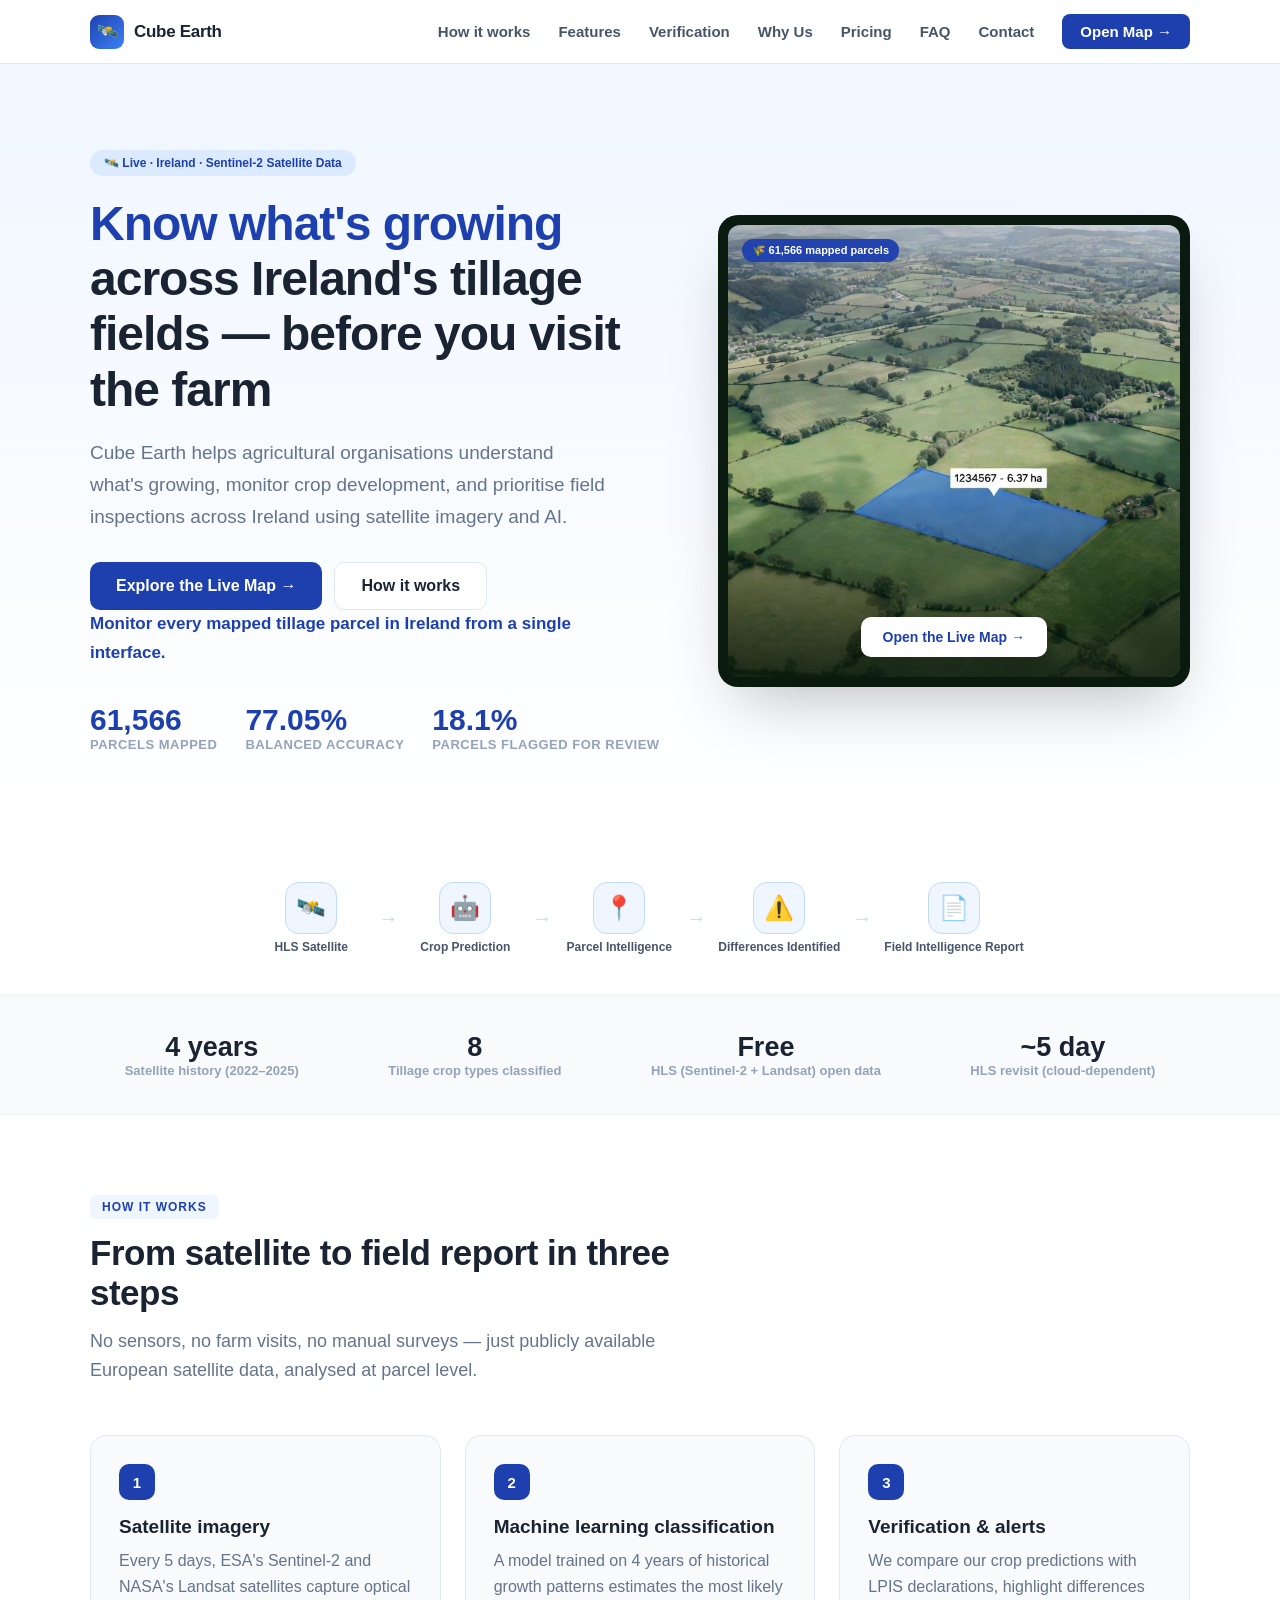
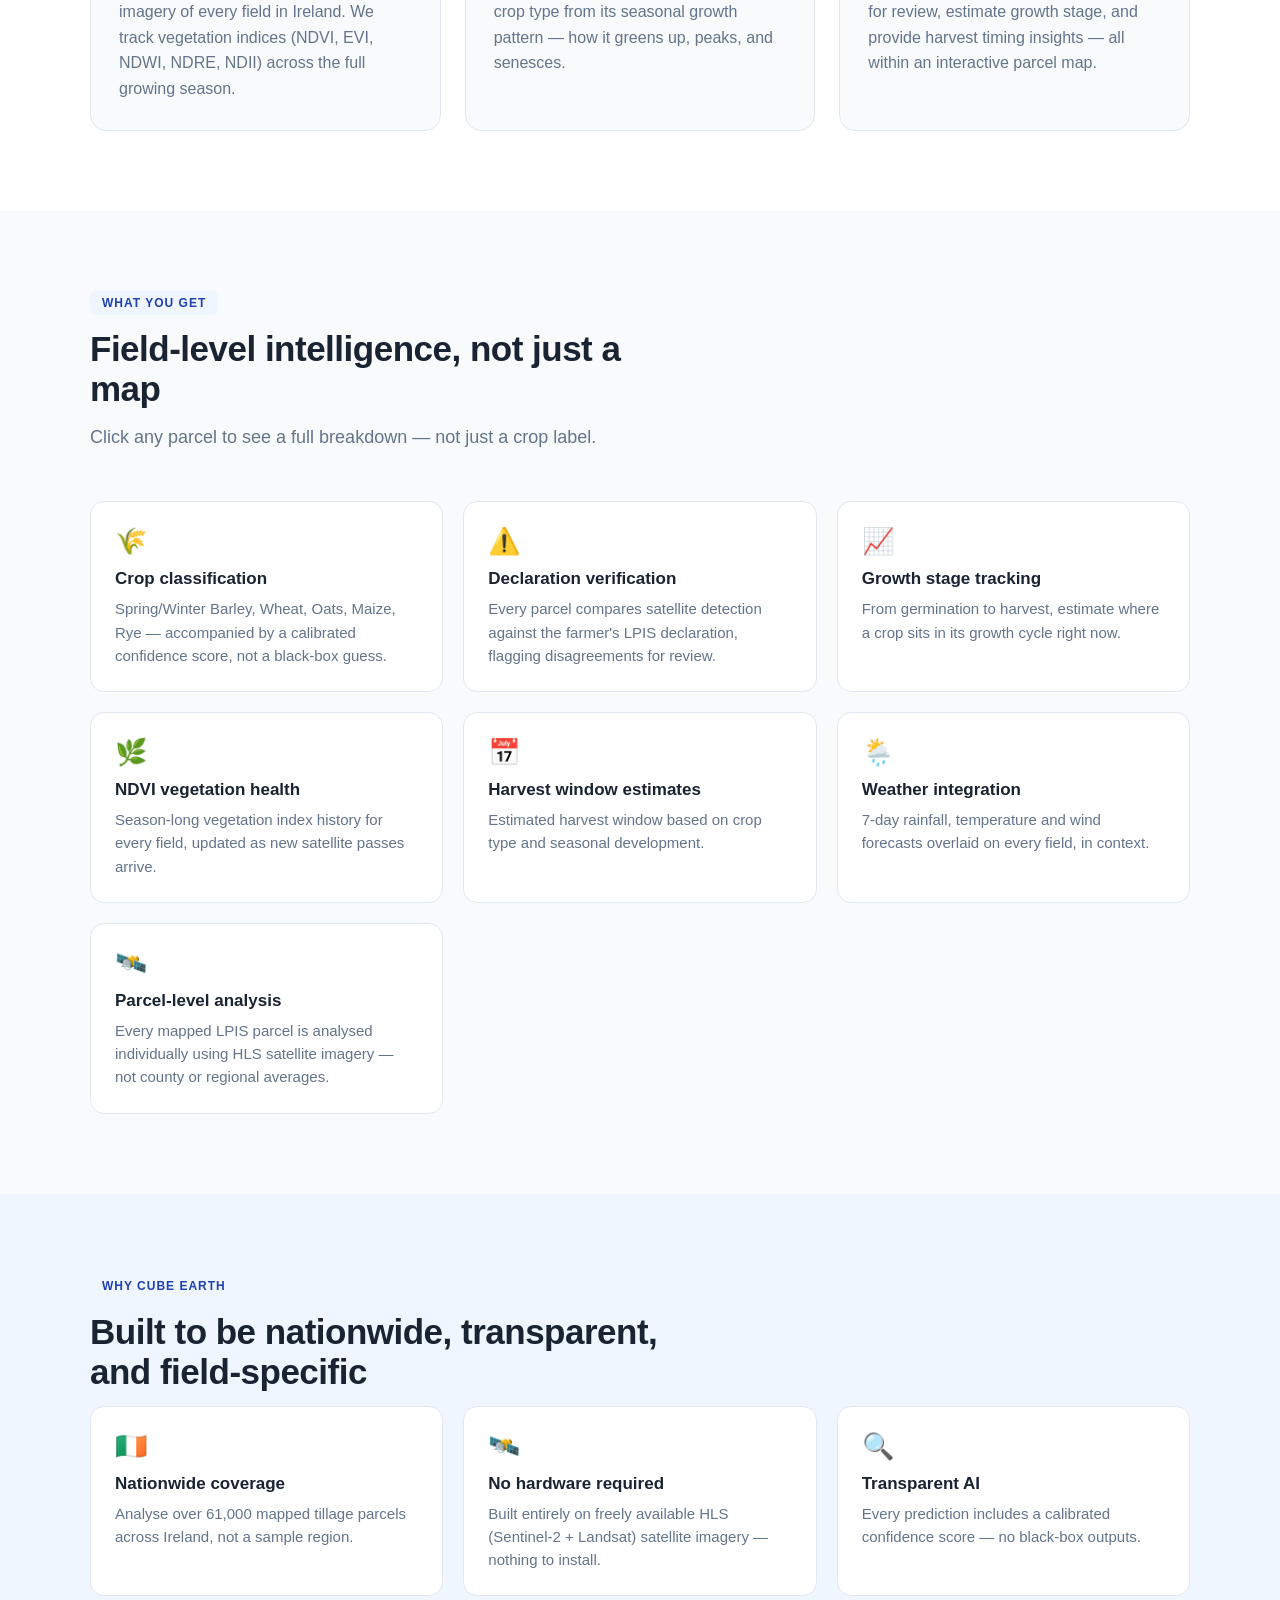
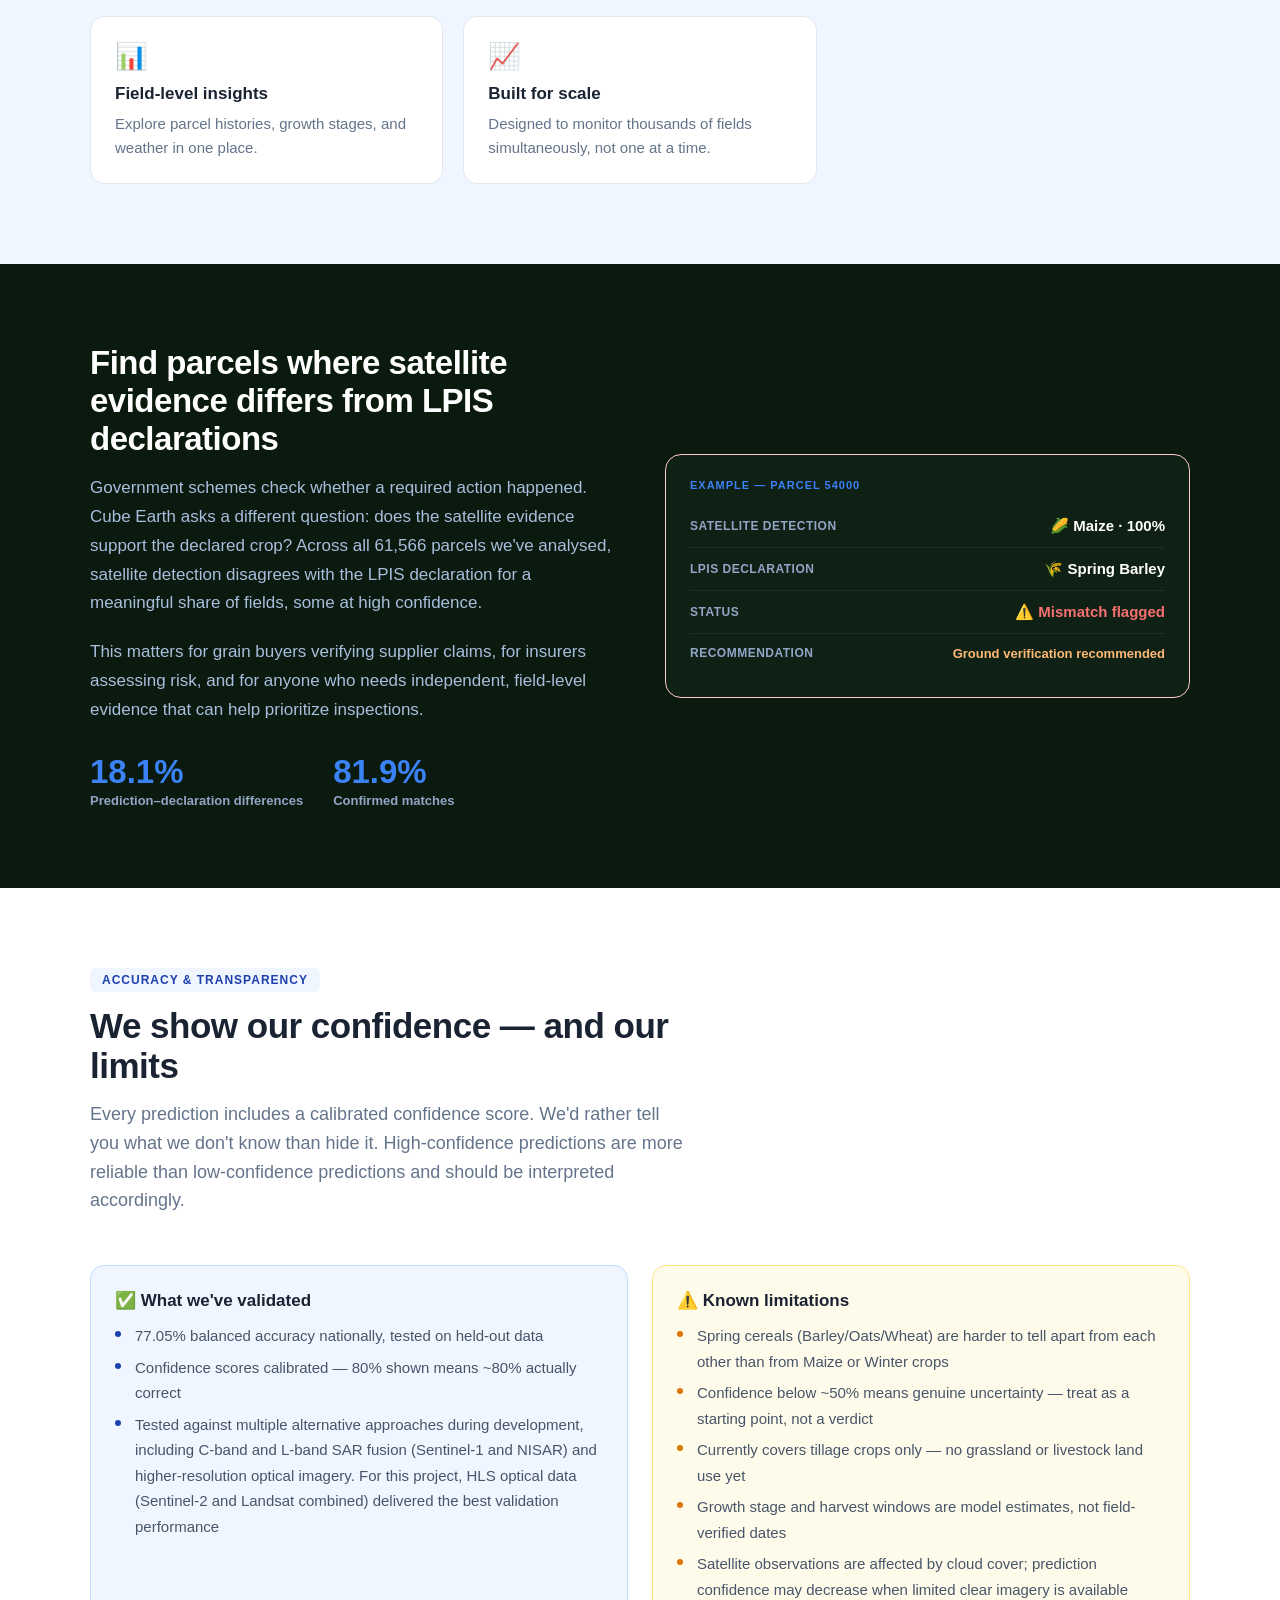
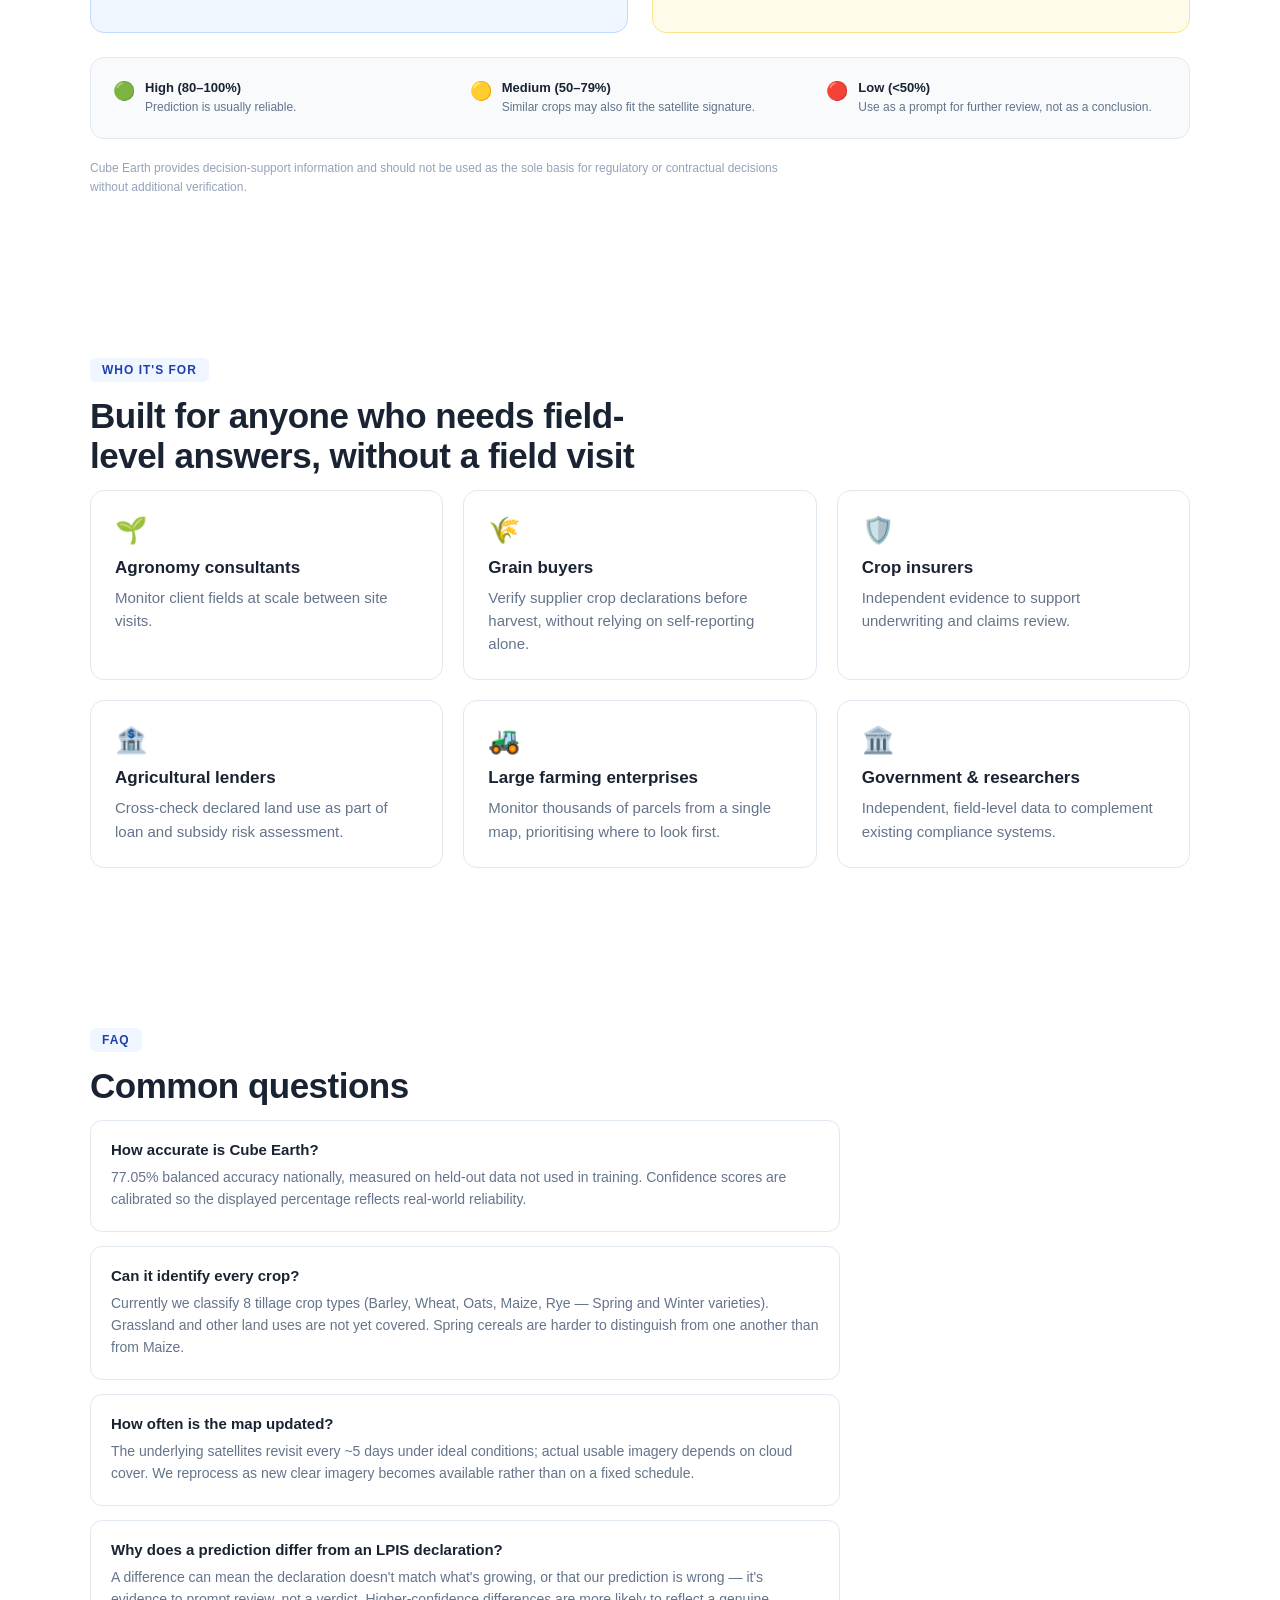
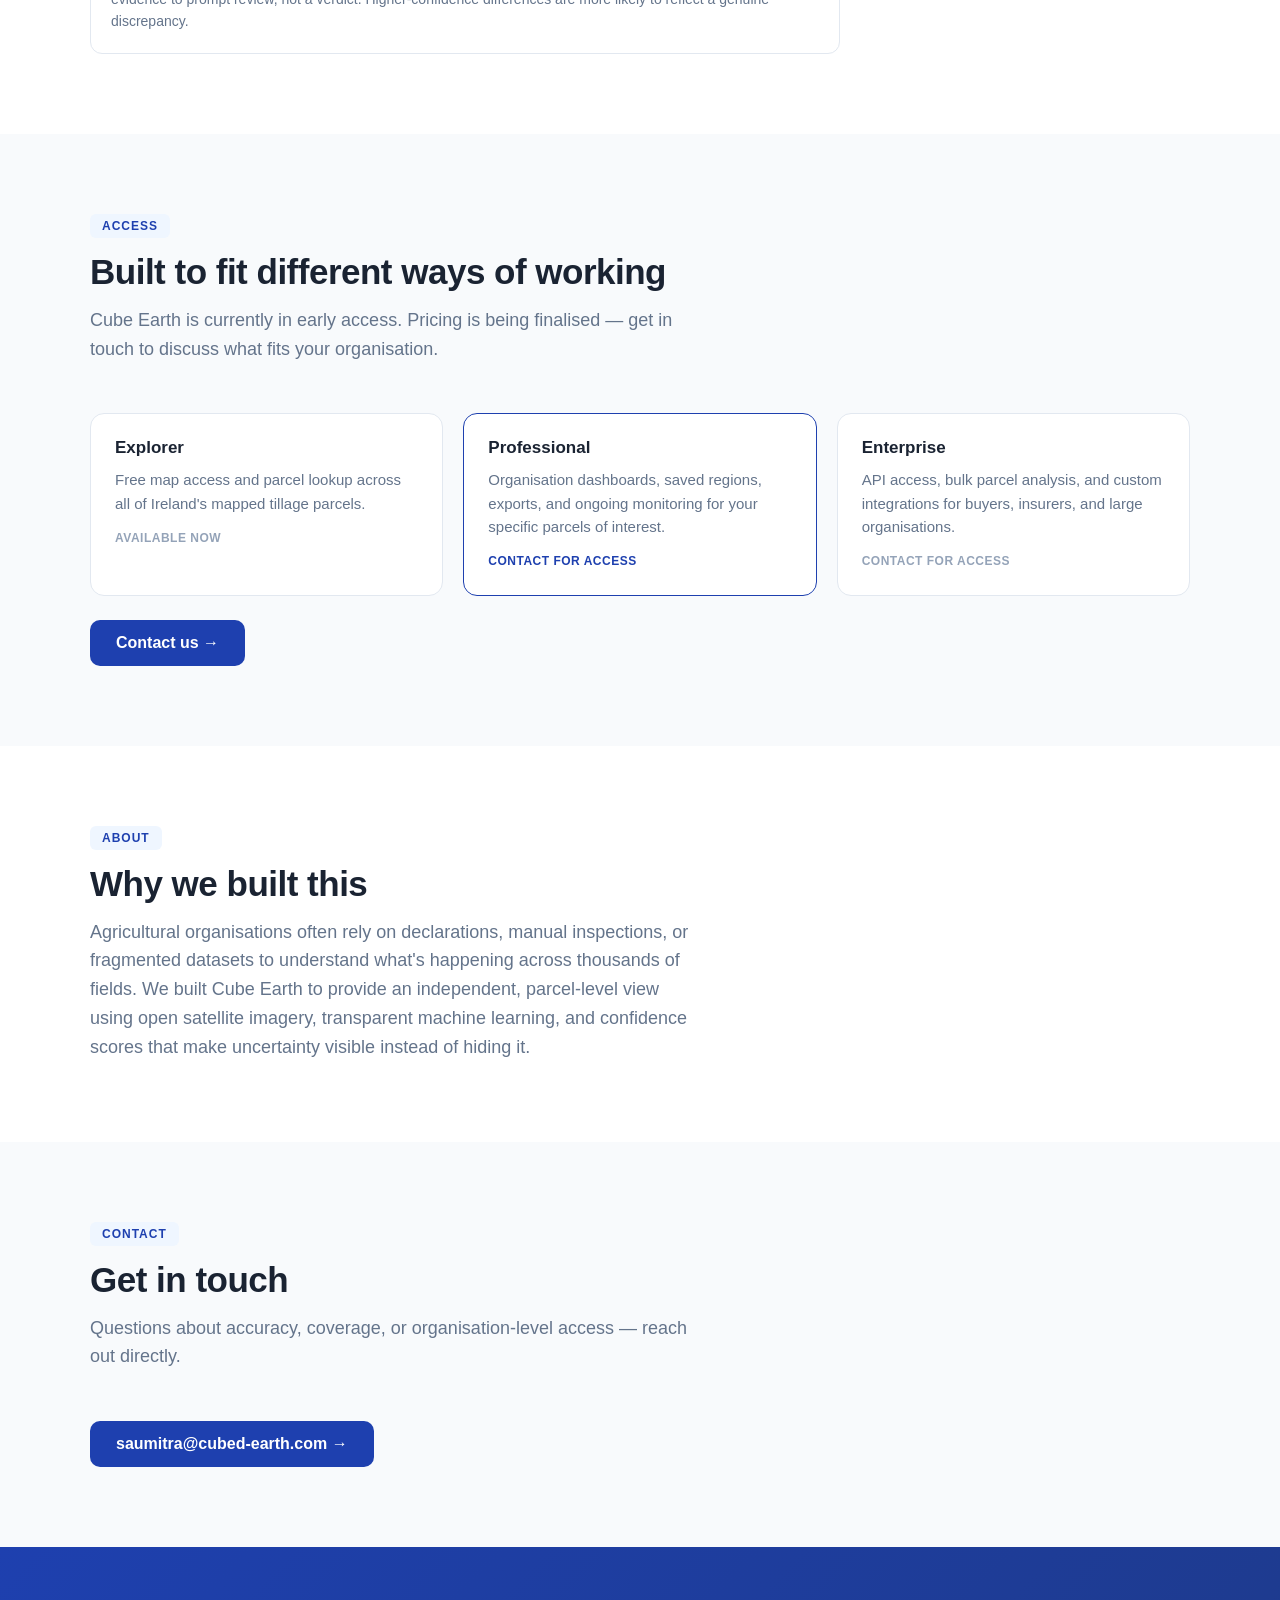
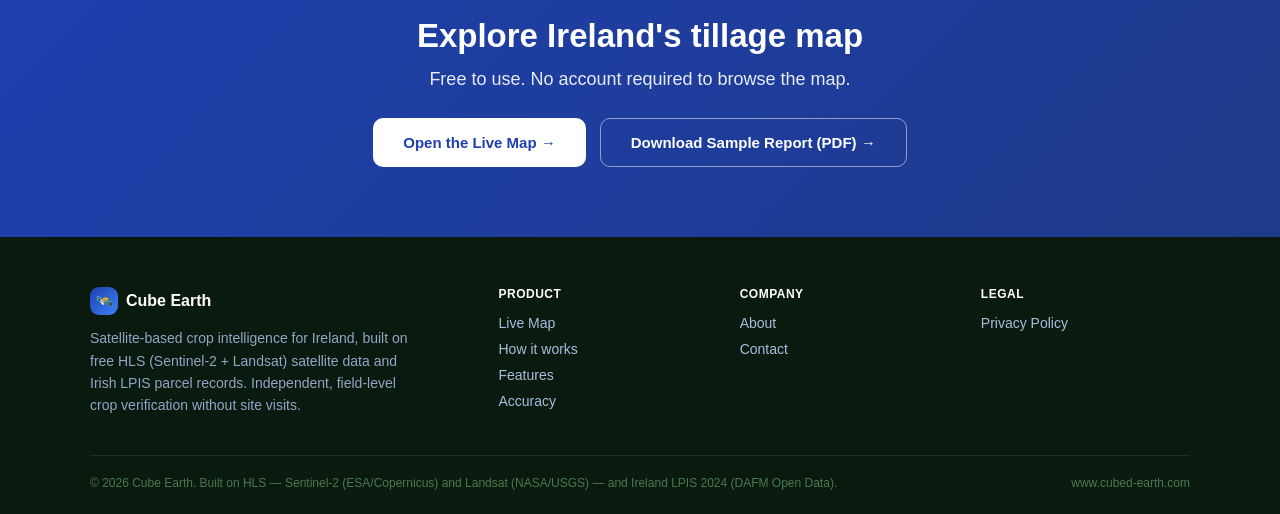
<file: index.html>
<!DOCTYPE html>
<html lang="en">
<head>
<meta charset="UTF-8">
<meta name="viewport" content="width=device-width, initial-scale=1.0">
<title>Cube Earth — Satellite Crop Intelligence for Ireland</title>
<link rel="stylesheet" href="assets/css/style.css">
</head>
<body>

<nav id="nav">
  <div id="nav-inner">
    <div id="logo">
      <div id="logo-icon">🛰️</div>
      <div id="logo-text">Cube Earth</div>
    </div>
    <div id="nav-links">
      <a class="nav-link" href="#how">How it works</a>
      <a class="nav-link" href="#features">Features</a>
      <a class="nav-link" href="#mismatch">Verification</a>
      <a class="nav-link" href="#why">Why Us</a>
      <a class="nav-link" href="#pricing">Pricing</a>
      <a class="nav-link" href="#faq">FAQ</a>
      <a class="nav-link" href="#contact">Contact</a>
      <a id="nav-cta" href="cube-earth-live.html">Open Map →</a>
    </div>
  </div>
</nav>

<section id="hero">
  <div id="hero-inner">
    <div>
      <div id="hero-badge">🛰️ Live · Ireland · Sentinel-2 Satellite Data</div>
      <h1><span>Know what's growing</span> across Ireland's tillage fields — before you visit the farm</h1>
      <p>Cube Earth helps agricultural organisations understand what's growing, monitor crop development, and prioritise field inspections across Ireland using satellite imagery and AI.</p>
      <div class="hero-btns">
        <a class="btn-primary" href="cube-earth-live.html">Explore the Live Map →</a>
        <a class="btn-secondary" href="#how">How it works</a>
      </div>
      <p style="font-size:17px;font-weight:700;color:#1E40AF;margin-bottom:20px">Monitor every mapped tillage parcel in Ireland from a single interface.</p>
      <div id="hero-stats">
        <div><div class="hstat-num">61,566</div><div class="hstat-label">Parcels mapped</div></div>
        <div><div class="hstat-num">77.05%</div><div class="hstat-label">Balanced accuracy</div></div>
        <div><div class="hstat-num">18.1%</div><div class="hstat-label">Parcels flagged for review</div></div>
      </div>
    </div>
    <div id="hero-visual">
      <div id="hero-map-live">
        <div id="hero-live-badge">🌾 61,566 mapped parcels</div>
        <img src="assets/images/hero-map.jpg" alt="Cube Earth tillage field parcels" style="width:100%;height:100%;object-fit:cover;display:block">
        <div id="hero-live-overlay" onclick="window.location.href='cube-earth-live.html'">
          <div id="hero-live-cta">Open the Live Map →</div>
        </div>
      </div>
    </div>
  </div>
</section>

<section id="workflow">
  <div id="workflow-inner">
    <div class="wf-step"><div class="wf-icon">🛰️</div><div class="wf-label">HLS Satellite</div></div>
    <div class="wf-arrow">→</div>
    <div class="wf-step"><div class="wf-icon">🤖</div><div class="wf-label">Crop Prediction</div></div>
    <div class="wf-arrow">→</div>
    <div class="wf-step"><div class="wf-icon">📍</div><div class="wf-label">Parcel Intelligence</div></div>
    <div class="wf-arrow">→</div>
    <div class="wf-step"><div class="wf-icon">⚠️</div><div class="wf-label">Differences Identified</div></div>
    <div class="wf-arrow">→</div>
    <div class="wf-step"><div class="wf-icon">📄</div><div class="wf-label">Field Intelligence Report</div></div>
  </div>
</section>

<div id="trust">
  <div id="trust-inner">
    <div class="trust-item"><div class="trust-num">4 years</div><div class="trust-label">Satellite history (2022–2025)</div></div>
    <div class="trust-item"><div class="trust-num">8</div><div class="trust-label">Tillage crop types classified</div></div>
    <div class="trust-item"><div class="trust-num">Free</div><div class="trust-label">HLS (Sentinel-2 + Landsat) open data</div></div>
    <div class="trust-item"><div class="trust-num">~5 day</div><div class="trust-label">HLS revisit (cloud-dependent)</div></div>
  </div>
</div>

<section class="section" id="how">
  <div class="section-inner">
    <div class="section-tag">How it works</div>
    <h2 class="section-title">From satellite to field report in three steps</h2>
    <p class="section-sub">No sensors, no farm visits, no manual surveys — just publicly available European satellite data, analysed at parcel level.</p>
    <div class="steps">
      <div class="step-card">
        <div class="step-num">1</div>
        <h3>Satellite imagery</h3>
        <p>Every 5 days, ESA's Sentinel-2 and NASA's Landsat satellites capture optical imagery of every field in Ireland. We track vegetation indices (NDVI, EVI, NDWI, NDRE, NDII) across the full growing season.</p>
      </div>
      <div class="step-card">
        <div class="step-num">2</div>
        <h3>Machine learning classification</h3>
        <p>A model trained on 4 years of historical growth patterns estimates the most likely crop type from its seasonal growth pattern — how it greens up, peaks, and senesces.</p>
      </div>
      <div class="step-card">
        <div class="step-num">3</div>
        <h3>Verification & alerts</h3>
        <p>We compare our crop predictions with LPIS declarations, highlight differences for review, estimate growth stage, and provide harvest timing insights — all within an interactive parcel map.</p>
      </div>
    </div>
  </div>
</section>

<section class="section" id="features">
  <div class="section-inner">
    <div class="section-tag">What you get</div>
    <h2 class="section-title">Field-level intelligence, not just a map</h2>
    <p class="section-sub">Click any parcel to see a full breakdown — not just a crop label.</p>
    <div class="feat-grid">
      <div class="feat-card"><div class="feat-icon">🌾</div><h3>Crop classification</h3><p>Spring/Winter Barley, Wheat, Oats, Maize, Rye — accompanied by a calibrated confidence score, not a black-box guess.</p></div>
      <div class="feat-card"><div class="feat-icon">⚠️</div><h3>Declaration verification</h3><p>Every parcel compares satellite detection against the farmer's LPIS declaration, flagging disagreements for review.</p></div>
      <div class="feat-card"><div class="feat-icon">📈</div><h3>Growth stage tracking</h3><p>From germination to harvest, estimate where a crop sits in its growth cycle right now.</p></div>
      <div class="feat-card"><div class="feat-icon">🌿</div><h3>NDVI vegetation health</h3><p>Season-long vegetation index history for every field, updated as new satellite passes arrive.</p></div>
      <div class="feat-card"><div class="feat-icon">📅</div><h3>Harvest window estimates</h3><p>Estimated harvest window based on crop type and seasonal development.</p></div>
      <div class="feat-card"><div class="feat-icon">🌦️</div><h3>Weather integration</h3><p>7-day rainfall, temperature and wind forecasts overlaid on every field, in context.</p></div>
      <div class="feat-card"><div class="feat-icon">🛰️</div><h3>Parcel-level analysis</h3><p>Every mapped LPIS parcel is analysed individually using HLS satellite imagery — not county or regional averages.</p></div>
    </div>
  </div>
</section>

<section class="section" id="why" style="background:#EFF6FF">
  <div class="section-inner">
    <div class="section-tag">Why Cube Earth</div>
    <h2 class="section-title">Built to be nationwide, transparent, and field-specific</h2>
    <div class="feat-grid">
      <div class="feat-card"><div class="feat-icon">🇮🇪</div><h3>Nationwide coverage</h3><p>Analyse over 61,000 mapped tillage parcels across Ireland, not a sample region.</p></div>
      <div class="feat-card"><div class="feat-icon">🛰️</div><h3>No hardware required</h3><p>Built entirely on freely available HLS (Sentinel-2 + Landsat) satellite imagery — nothing to install.</p></div>
      <div class="feat-card"><div class="feat-icon">🔍</div><h3>Transparent AI</h3><p>Every prediction includes a calibrated confidence score — no black-box outputs.</p></div>
      <div class="feat-card"><div class="feat-icon">📊</div><h3>Field-level insights</h3><p>Explore parcel histories, growth stages, and weather in one place.</p></div>
      <div class="feat-card"><div class="feat-icon">📈</div><h3>Built for scale</h3><p>Designed to monitor thousands of fields simultaneously, not one at a time.</p></div>
    </div>
  </div>
</section>

<section id="mismatch">
  <div id="mismatch-inner">
    <div>
      <h2>Find parcels where satellite evidence differs from LPIS declarations</h2>
      <p>Government schemes check whether a required action happened. Cube Earth asks a different question: does the satellite evidence support the declared crop? Across all 61,566 parcels we've analysed, satellite detection disagrees with the LPIS declaration for a meaningful share of fields, some at high confidence.</p>
      <p>This matters for grain buyers verifying supplier claims, for insurers assessing risk, and for anyone who needs independent, field-level evidence that can help prioritize inspections.</p>
      <div class="mismatch-stat">
        <div><div class="mstat-num">18.1%</div><div class="mstat-label">Prediction–declaration differences</div></div>
        <div><div class="mstat-num">81.9%</div><div class="mstat-label">Confirmed matches</div></div>
      </div>
    </div>
    <div id="mismatch-card">
      <div style="font-size:11px;color:#3B82F6;text-transform:uppercase;letter-spacing:1px;margin-bottom:14px;font-weight:700">Example — Parcel 54000</div>
      <div class="mm-row"><span class="mm-label">Satellite Detection</span><span class="mm-val" style="color:#fff">🌽 Maize · 100%</span></div>
      <div class="mm-row"><span class="mm-label">LPIS Declaration</span><span class="mm-val" style="color:#fff">🌾 Spring Barley</span></div>
      <div class="mm-row"><span class="mm-label">Status</span><span class="mm-val" style="color:#F87171">⚠️ Mismatch flagged</span></div>
      <div class="mm-row"><span class="mm-label">Recommendation</span><span class="mm-val" style="color:#FDBA74;font-size:13px">Ground verification recommended</span></div>
    </div>
  </div>
</section>

<section class="section" id="honesty">
  <div class="section-inner">
    <div class="section-tag">Accuracy & transparency</div>
    <h2 class="section-title">We show our confidence — and our limits</h2>
    <p class="section-sub">Every prediction includes a calibrated confidence score. We'd rather tell you what we don't know than hide it. High-confidence predictions are more reliable than low-confidence predictions and should be interpreted accordingly.</p>
    <div class="honesty-grid">
      <div class="honesty-card honesty-good">
        <h3>✅ What we've validated</h3>
        <ul>
          <li>77.05% balanced accuracy nationally, tested on held-out data</li>
          <li>Confidence scores calibrated — 80% shown means ~80% actually correct</li>
          <li>Tested against multiple alternative approaches during development, including C-band and L-band SAR fusion (Sentinel-1 and NISAR) and higher-resolution optical imagery. For this project, HLS optical data (Sentinel-2 and Landsat combined) delivered the best validation performance</li>
        </ul>
      </div>
      <div class="honesty-card honesty-limit">
        <h3>⚠️ Known limitations</h3>
        <ul>
          <li>Spring cereals (Barley/Oats/Wheat) are harder to tell apart from each other than from Maize or Winter crops</li>
          <li>Confidence below ~50% means genuine uncertainty — treat as a starting point, not a verdict</li>
          <li>Currently covers tillage crops only — no grassland or livestock land use yet</li>
          <li>Growth stage and harvest windows are model estimates, not field-verified dates</li>
          <li>Satellite observations are affected by cloud cover; prediction confidence may decrease when limited clear imagery is available</li>
        </ul>
      </div>
    </div>
    <div style="margin-top:24px;background:#F8FAFC;border:1.5px solid #E2E8F0;border-radius:14px;padding:22px;display:grid;grid-template-columns:repeat(3,1fr);gap:16px">
      <div style="display:flex;gap:10px;align-items:flex-start"><span style="font-size:18px">🟢</span><div><div style="font-size:13px;font-weight:700;margin-bottom:3px">High (80–100%)</div><div style="font-size:12px;color:#64748B;line-height:1.5">Prediction is usually reliable.</div></div></div>
      <div style="display:flex;gap:10px;align-items:flex-start"><span style="font-size:18px">🟡</span><div><div style="font-size:13px;font-weight:700;margin-bottom:3px">Medium (50–79%)</div><div style="font-size:12px;color:#64748B;line-height:1.5">Similar crops may also fit the satellite signature.</div></div></div>
      <div style="display:flex;gap:10px;align-items:flex-start"><span style="font-size:18px">🔴</span><div><div style="font-size:13px;font-weight:700;margin-bottom:3px">Low (&lt;50%)</div><div style="font-size:12px;color:#64748B;line-height:1.5">Use as a prompt for further review, not as a conclusion.</div></div></div>
    </div>
    <p style="margin-top:20px;font-size:12px;color:#94A3B8;line-height:1.6;max-width:700px">Cube Earth provides decision-support information and should not be used as the sole basis for regulatory or contractual decisions without additional verification.</p>
  </div>
</section>

<section class="section" id="who">
  <div class="section-inner">
    <div class="section-tag">Who it's for</div>
    <h2 class="section-title">Built for anyone who needs field-level answers, without a field visit</h2>
    <div class="feat-grid">
      <div class="feat-card"><div class="feat-icon">🌱</div><h3>Agronomy consultants</h3><p>Monitor client fields at scale between site visits.</p></div>
      <div class="feat-card"><div class="feat-icon">🌾</div><h3>Grain buyers</h3><p>Verify supplier crop declarations before harvest, without relying on self-reporting alone.</p></div>
      <div class="feat-card"><div class="feat-icon">🛡️</div><h3>Crop insurers</h3><p>Independent evidence to support underwriting and claims review.</p></div>
      <div class="feat-card"><div class="feat-icon">🏦</div><h3>Agricultural lenders</h3><p>Cross-check declared land use as part of loan and subsidy risk assessment.</p></div>
      <div class="feat-card"><div class="feat-icon">🚜</div><h3>Large farming enterprises</h3><p>Monitor thousands of parcels from a single map, prioritising where to look first.</p></div>
      <div class="feat-card"><div class="feat-icon">🏛️</div><h3>Government &amp; researchers</h3><p>Independent, field-level data to complement existing compliance systems.</p></div>
    </div>
  </div>
</section>

<section class="section" id="faq">
  <div class="section-inner">
    <div class="section-tag">FAQ</div>
    <h2 class="section-title">Common questions</h2>
    <div style="display:grid;gap:14px;max-width:750px">
      <div style="border:1.5px solid #E2E8F0;border-radius:12px;padding:20px">
        <h3 style="font-size:15px;font-weight:700;margin-bottom:8px">How accurate is Cube Earth?</h3>
        <p style="font-size:14px;color:#64748B;line-height:1.6">77.05% balanced accuracy nationally, measured on held-out data not used in training. Confidence scores are calibrated so the displayed percentage reflects real-world reliability.</p>
      </div>
      <div style="border:1.5px solid #E2E8F0;border-radius:12px;padding:20px">
        <h3 style="font-size:15px;font-weight:700;margin-bottom:8px">Can it identify every crop?</h3>
        <p style="font-size:14px;color:#64748B;line-height:1.6">Currently we classify 8 tillage crop types (Barley, Wheat, Oats, Maize, Rye — Spring and Winter varieties). Grassland and other land uses are not yet covered. Spring cereals are harder to distinguish from one another than from Maize.</p>
      </div>
      <div style="border:1.5px solid #E2E8F0;border-radius:12px;padding:20px">
        <h3 style="font-size:15px;font-weight:700;margin-bottom:8px">How often is the map updated?</h3>
        <p style="font-size:14px;color:#64748B;line-height:1.6">The underlying satellites revisit every ~5 days under ideal conditions; actual usable imagery depends on cloud cover. We reprocess as new clear imagery becomes available rather than on a fixed schedule.</p>
      </div>
      <div style="border:1.5px solid #E2E8F0;border-radius:12px;padding:20px">
        <h3 style="font-size:15px;font-weight:700;margin-bottom:8px">Why does a prediction differ from an LPIS declaration?</h3>
        <p style="font-size:14px;color:#64748B;line-height:1.6">A difference can mean the declaration doesn't match what's growing, or that our prediction is wrong — it's evidence to prompt review, not a verdict. Higher-confidence differences are more likely to reflect a genuine discrepancy.</p>
      </div>
    </div>
  </div>
</section>

<section class="section" id="pricing" style="background:#F8FAFC">
  <div class="section-inner">
    <div class="section-tag">Access</div>
    <h2 class="section-title">Built to fit different ways of working</h2>
    <p class="section-sub">Cube Earth is currently in early access. Pricing is being finalised — get in touch to discuss what fits your organisation.</p>
    <div class="feat-grid">
      <div class="feat-card">
        <h3 style="font-size:17px;margin-bottom:10px">Explorer</h3>
        <p style="margin-bottom:14px">Free map access and parcel lookup across all of Ireland's mapped tillage parcels.</p>
        <p style="font-size:12px;color:#94A3B8;font-weight:700;text-transform:uppercase;letter-spacing:.5px">Available now</p>
      </div>
      <div class="feat-card" style="border-color:#1E40AF">
        <h3 style="font-size:17px;margin-bottom:10px">Professional</h3>
        <p style="margin-bottom:14px">Organisation dashboards, saved regions, exports, and ongoing monitoring for your specific parcels of interest.</p>
        <p style="font-size:12px;color:#1E40AF;font-weight:700;text-transform:uppercase;letter-spacing:.5px">Contact for access</p>
      </div>
      <div class="feat-card">
        <h3 style="font-size:17px;margin-bottom:10px">Enterprise</h3>
        <p style="margin-bottom:14px">API access, bulk parcel analysis, and custom integrations for buyers, insurers, and large organisations.</p>
        <p style="font-size:12px;color:#94A3B8;font-weight:700;text-transform:uppercase;letter-spacing:.5px">Contact for access</p>
      </div>
    </div>
    <a class="btn-primary" href="#contact" style="margin-top:24px">Contact us →</a>
  </div>
</section>

<section class="section" id="about">
  <div class="section-inner">
    <div class="section-tag">About</div>
    <h2 class="section-title">Why we built this</h2>
    <p class="section-sub" style="margin-bottom:0">Agricultural organisations often rely on declarations, manual inspections, or fragmented datasets to understand what's happening across thousands of fields. We built Cube Earth to provide an independent, parcel-level view using open satellite imagery, transparent machine learning, and confidence scores that make uncertainty visible instead of hiding it.</p>
  </div>
</section>

<section class="section" id="contact" style="background:#F8FAFC">
  <div class="section-inner">
    <div class="section-tag">Contact</div>
    <h2 class="section-title">Get in touch</h2>
    <p class="section-sub">Questions about accuracy, coverage, or organisation-level access — reach out directly.</p>
    <a class="btn-primary" href="mailto:saumitra@cubed-earth.com">saumitra@cubed-earth.com →</a>
  </div>
</section>

<section id="cta">
  <h2>Explore Ireland's tillage map</h2>
  <p>Free to use. No account required to browse the map.</p>
  <div style="display:flex;gap:14px;justify-content:center;flex-wrap:wrap;margin-top:8px">
    <a class="btn-white" href="cube-earth-live.html">Open the Live Map →</a>
    <a class="btn-white" href="assets/images/sample-field-report.pdf" style="background:transparent;border:1.5px solid rgba(255,255,255,0.5);color:#fff">Download Sample Report (PDF) →</a>
  </div>
</section>

<footer id="footer">
  <div id="footer-inner">
    <div class="footer-top">
      <div>
        <div class="footer-brand"><div id="logo-icon" style="width:28px;height:28px;font-size:14px">🛰️</div><span>Cube Earth</span></div>
        <p>Satellite-based crop intelligence for Ireland, built on free HLS (Sentinel-2 + Landsat) satellite data and Irish LPIS parcel records. Independent, field-level crop verification without site visits.</p>
      </div>
      <div class="footer-col">
        <h4>Product</h4>
        <a href="cube-earth-live.html">Live Map</a>
        <a href="#how">How it works</a>
        <a href="#features">Features</a>
        <a href="#honesty">Accuracy</a>
      </div>
      <div class="footer-col">
        <h4>Company</h4>
        <a href="#about">About</a>
        <a href="#contact">Contact</a>
        </div>
      <div class="footer-col">
        <h4>Legal</h4>
        <a href="privacy-policy.html">Privacy Policy</a>
      </div>
    </div>
    <div id="footer-bottom">
      <span>© 2026 Cube Earth. Built on HLS &mdash; Sentinel-2 (ESA/Copernicus) and Landsat (NASA/USGS) &mdash; and Ireland LPIS 2024 (DAFM Open Data).</span>
      <span>www.cubed-earth.com</span>
    </div>
  </div>
</footer>

<script src="assets/js/script.js"></script>
</body>
</html>
</file>
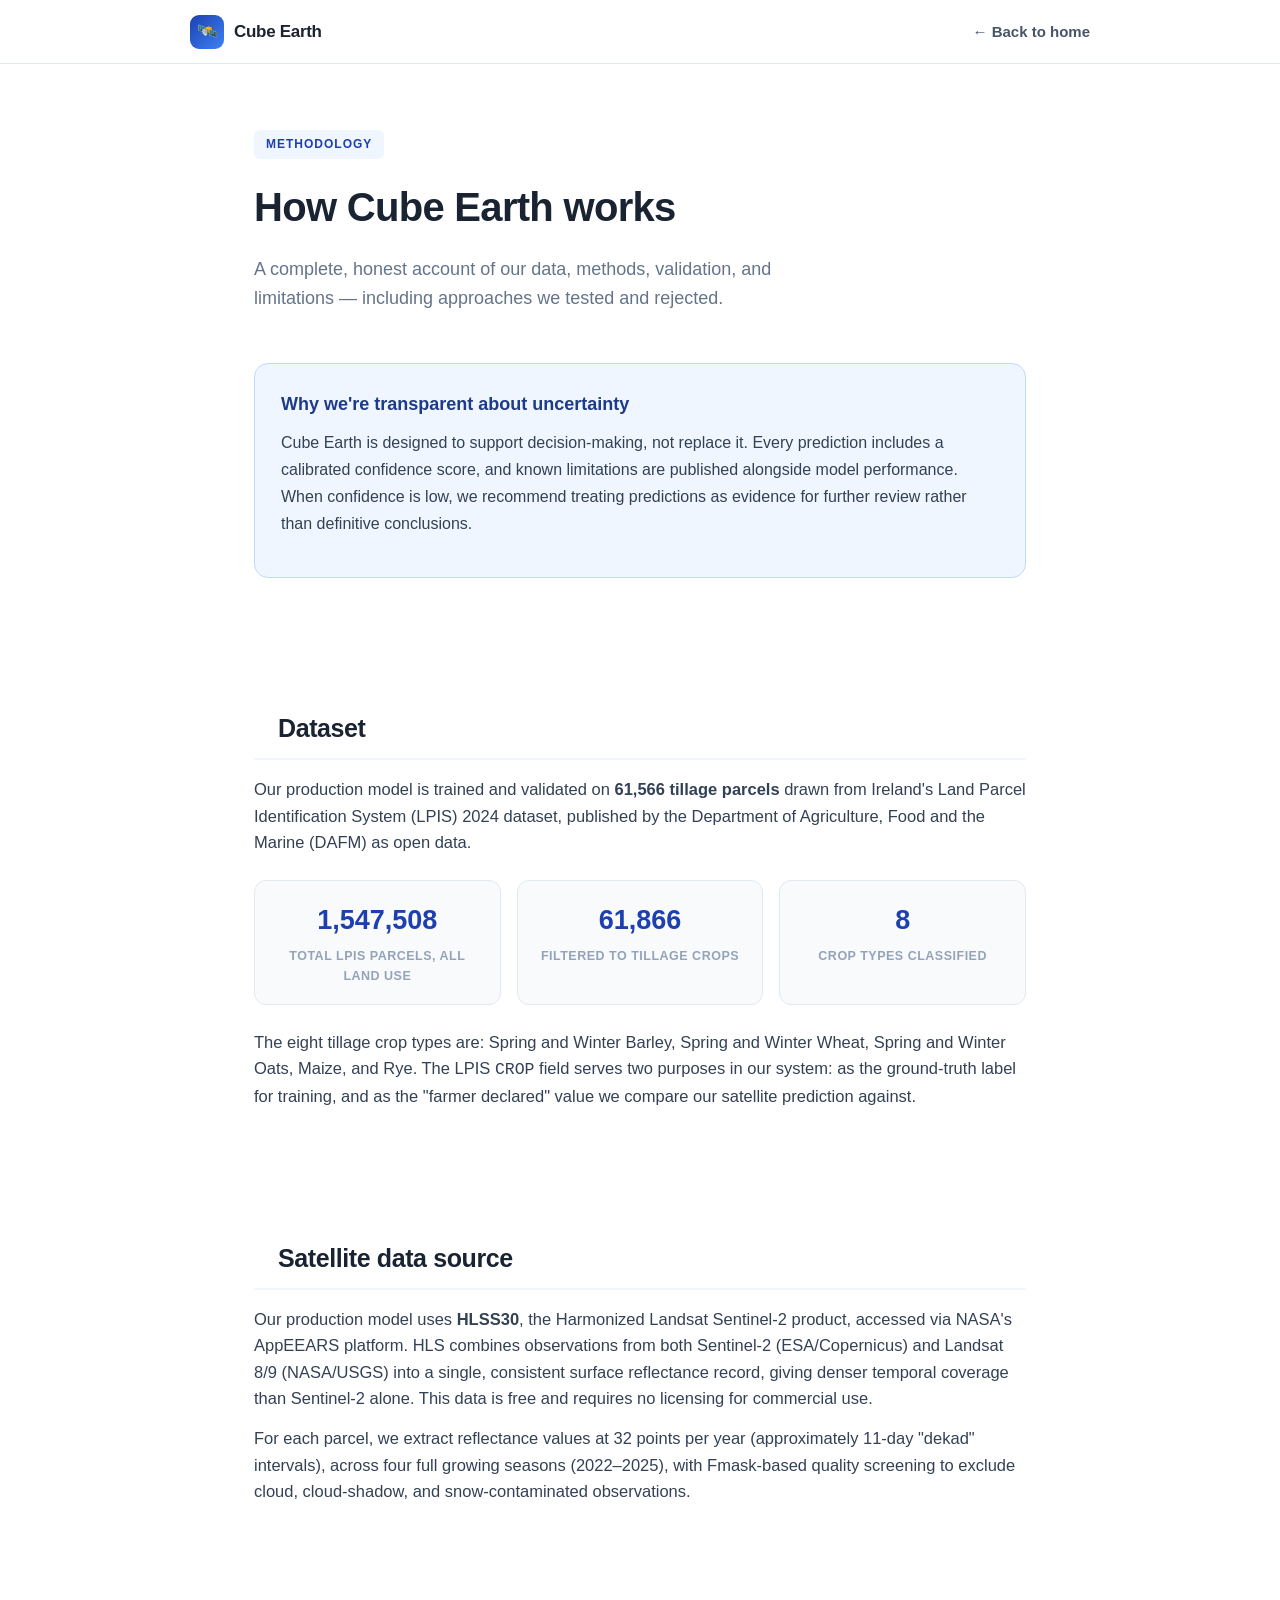
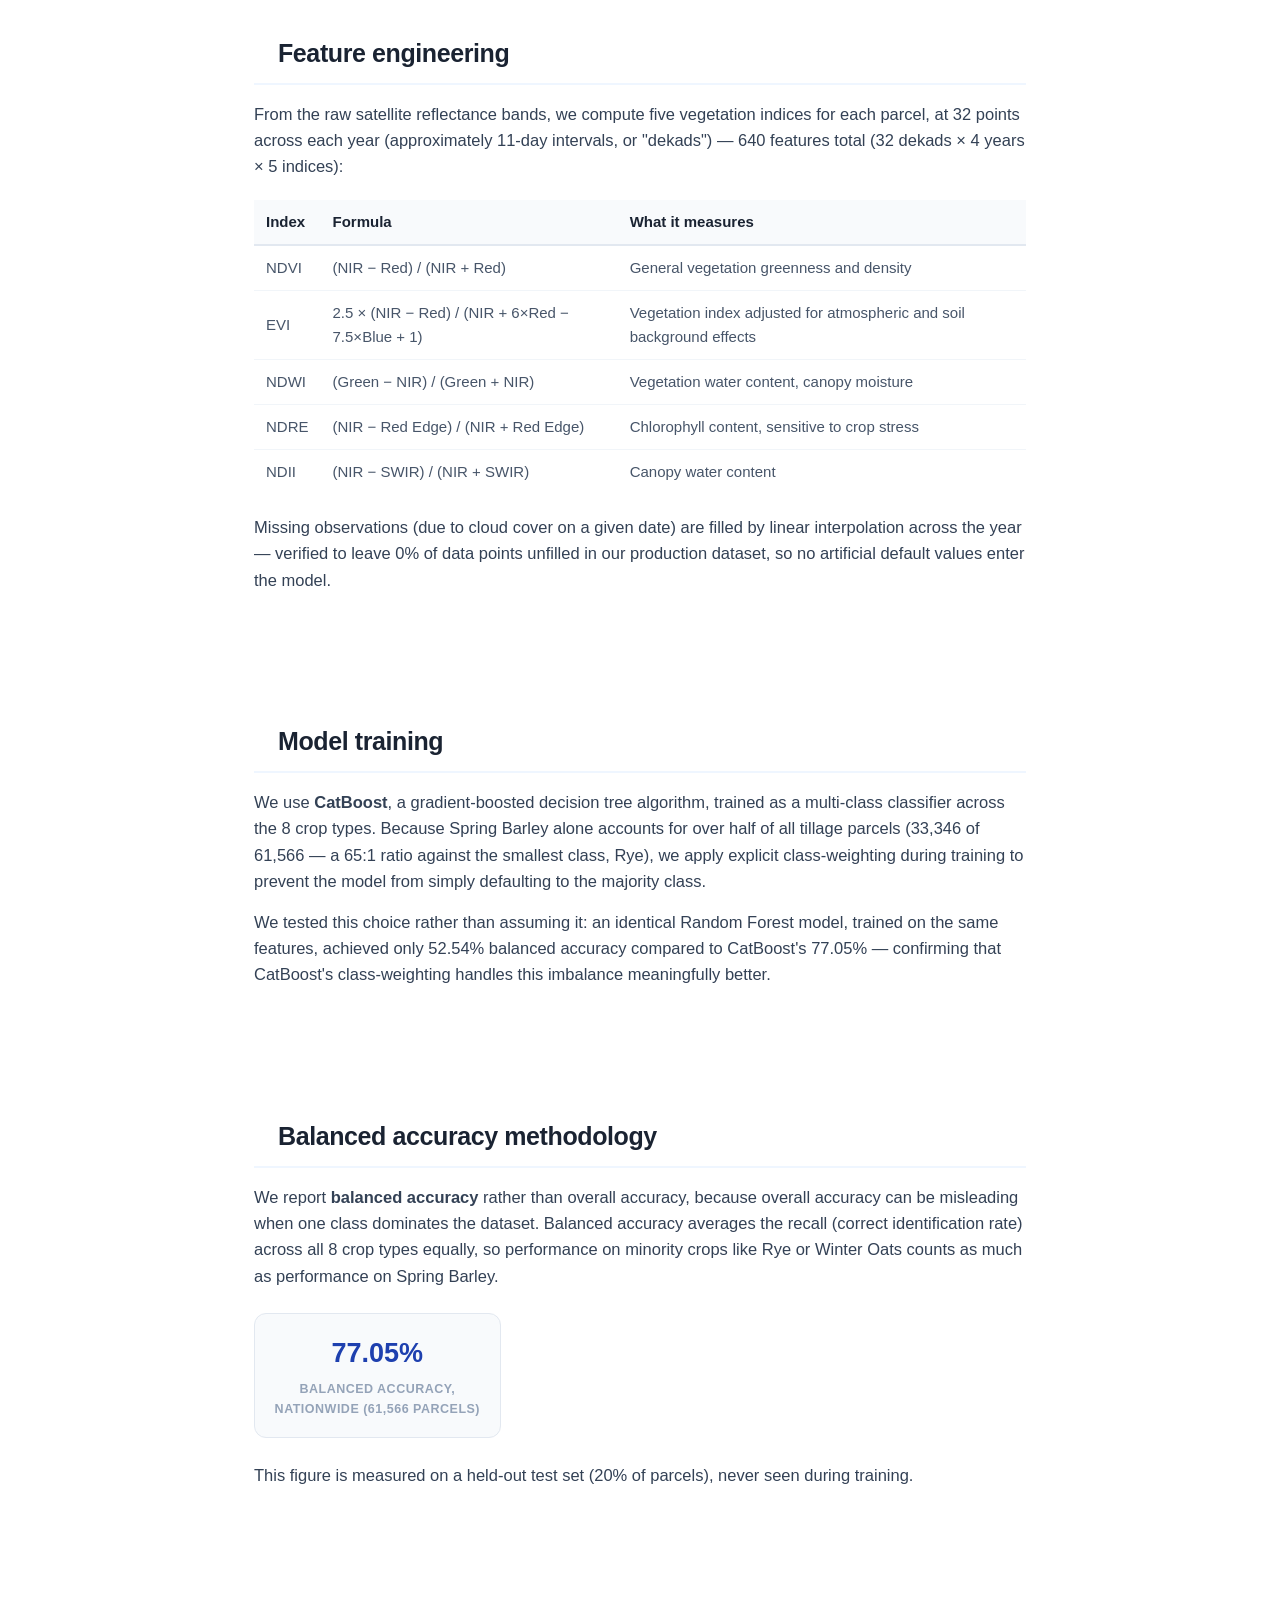
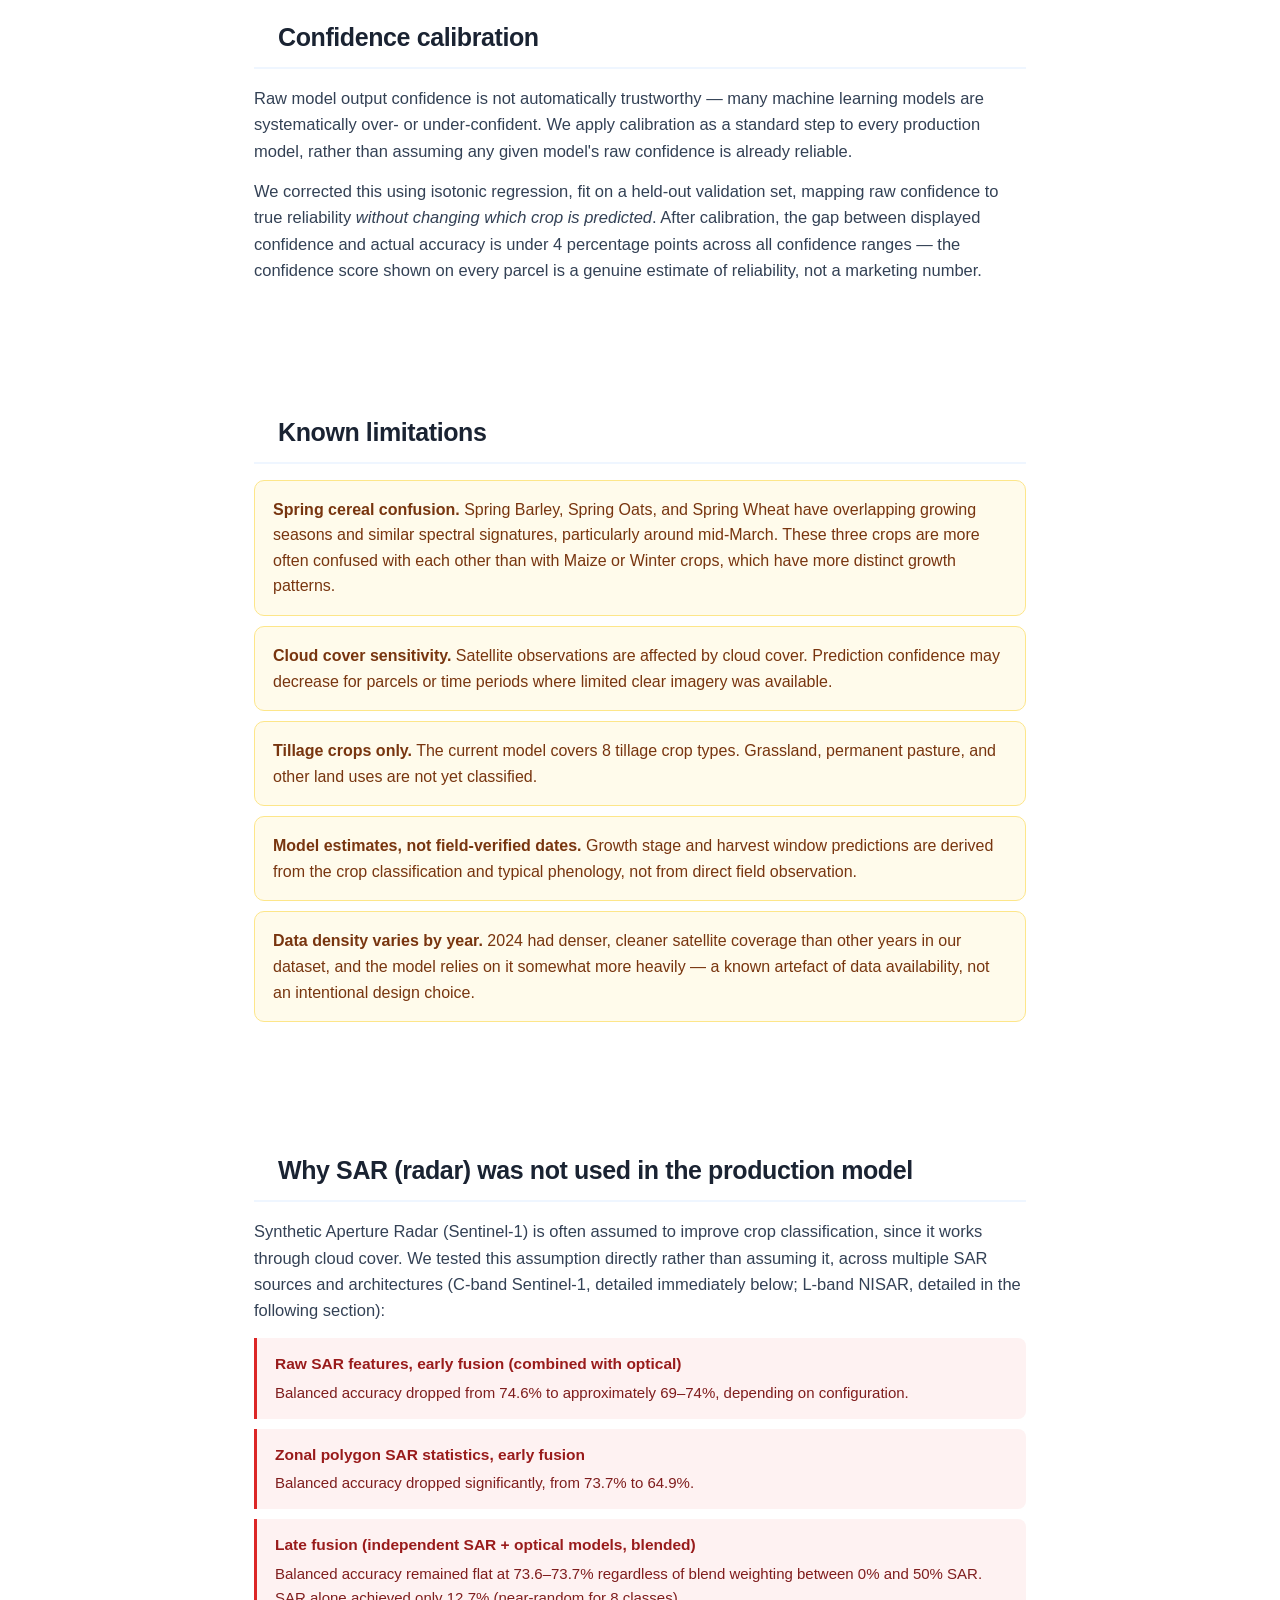
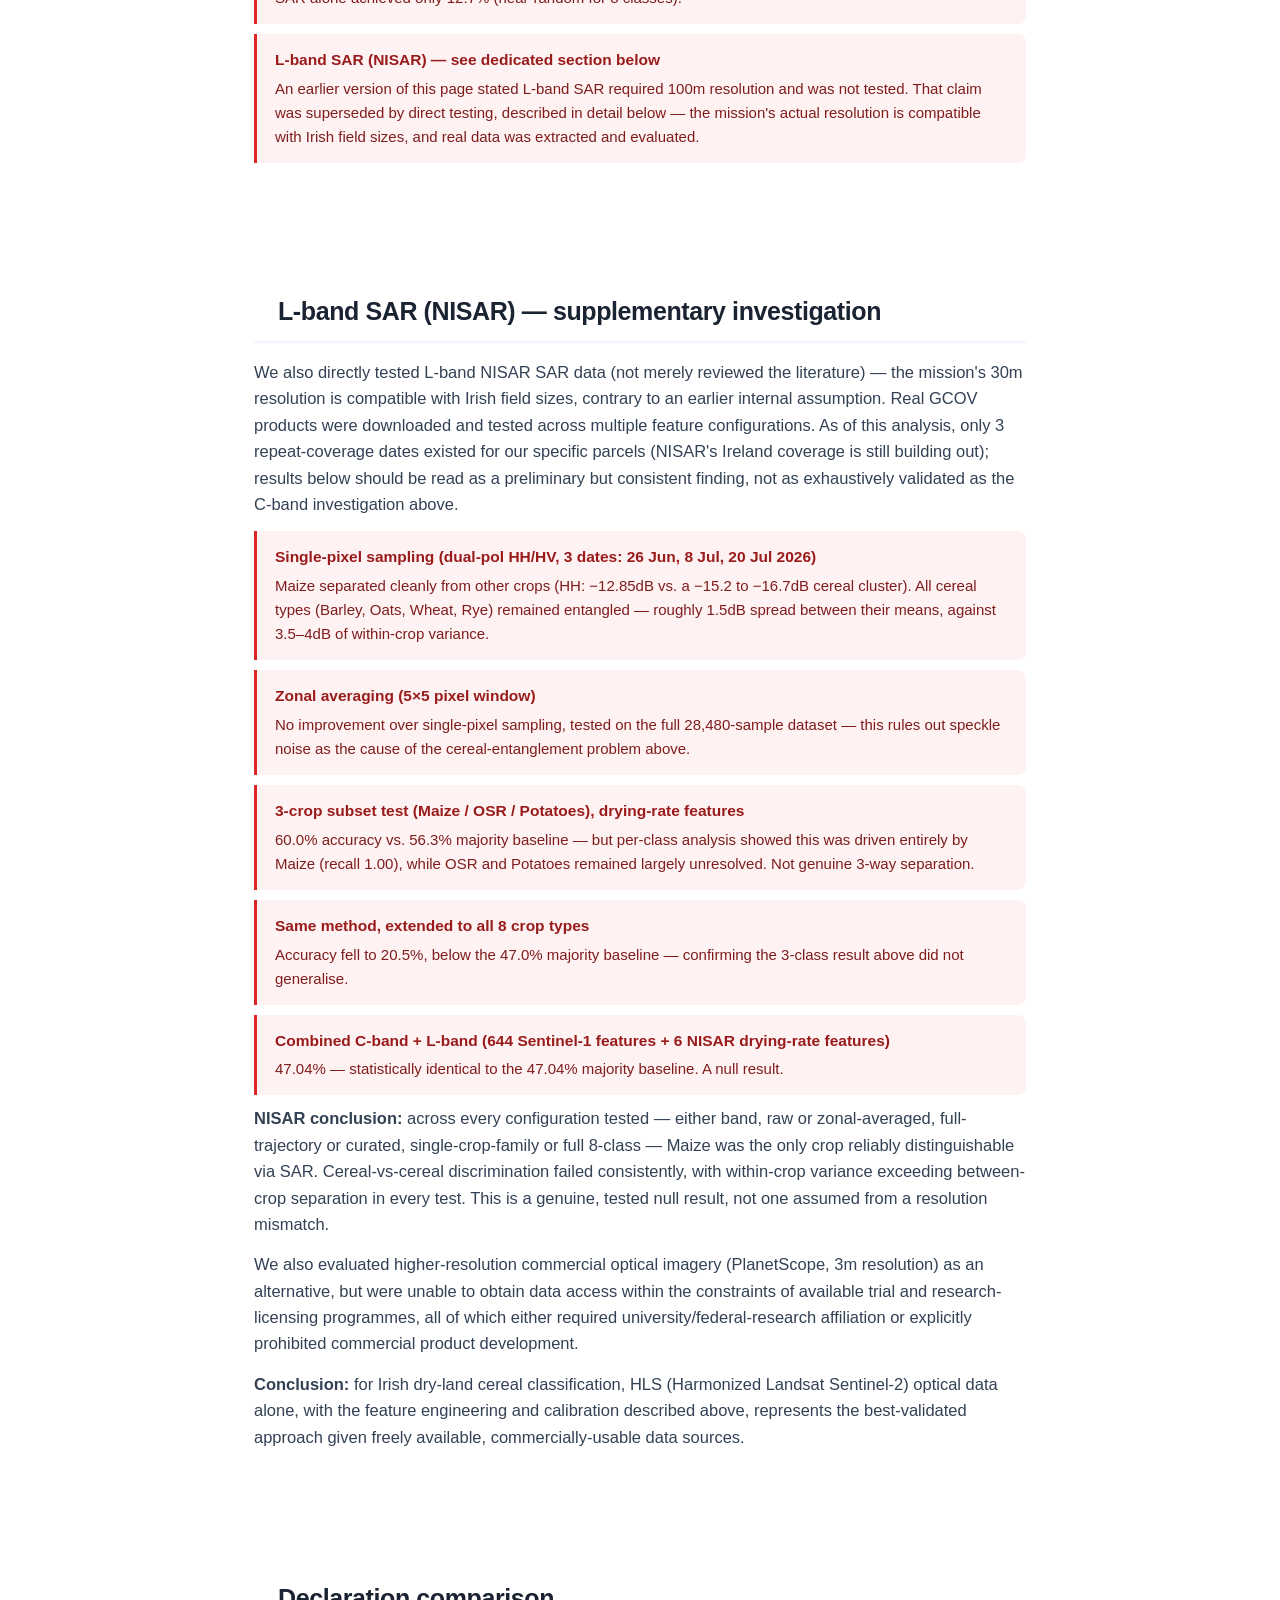
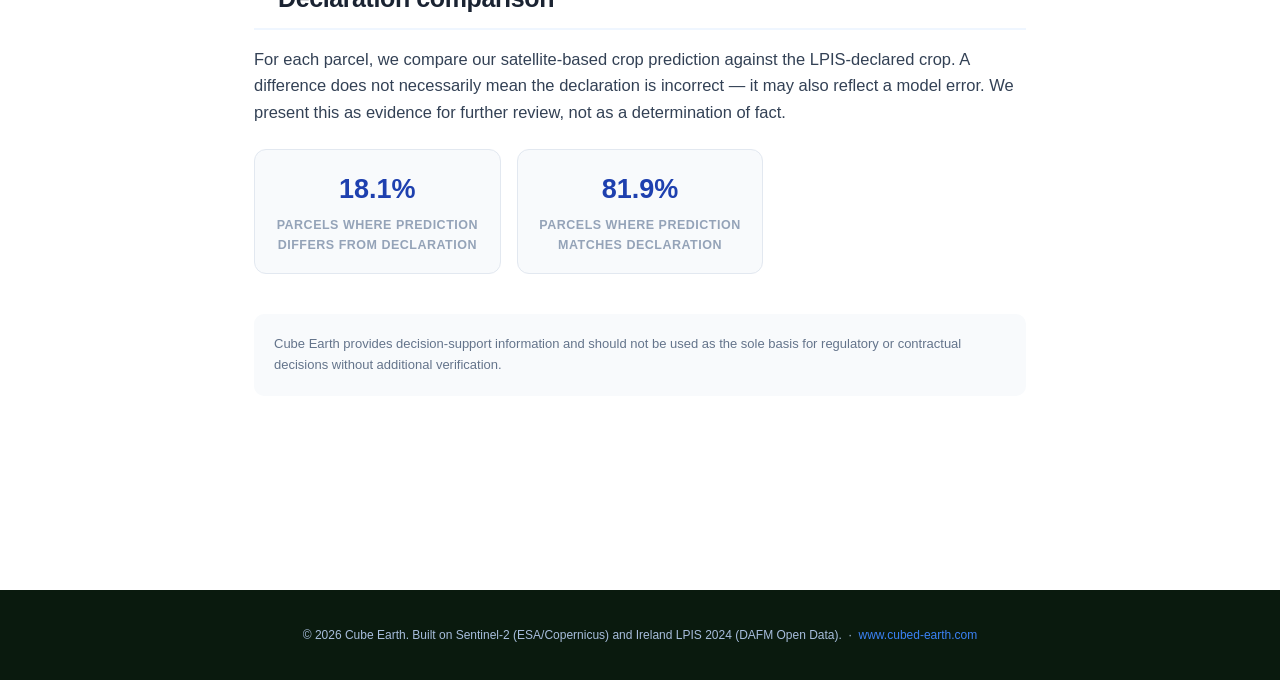
<file: methodology.html>
<!DOCTYPE html>
<html lang="en">
<head>
<meta charset="UTF-8">
<meta name="viewport" content="width=device-width, initial-scale=1.0">
<title>Methodology — Cube Earth</title>
<link rel="stylesheet" href="assets/css/style.css">
<link rel="stylesheet" href="assets/css/methodology.css">
</head>
<body>

<nav id="nav">
  <div id="nav-inner">
    <div id="logo">
      <div id="logo-icon">🛰️</div>
      <div id="logo-text">Cube Earth</div>
    </div>
    <a id="back" href="index.html">← Back to home</a>
  </div>
</nav>

<div id="content">
  <div class="page-tag">Methodology</div>
  <h1>How Cube Earth works</h1>
  <p class="subtitle">A complete, honest account of our data, methods, validation, and limitations — including approaches we tested and rejected.</p>

  <div class="philosophy-box">
    <h2>Why we're transparent about uncertainty</h2>
    <p>Cube Earth is designed to support decision-making, not replace it. Every prediction includes a calibrated confidence score, and known limitations are published alongside model performance. When confidence is low, we recommend treating predictions as evidence for further review rather than definitive conclusions.</p>
  </div>

  <h2 class="section">Dataset</h2>
  <p>Our production model is trained and validated on <strong>61,566 tillage parcels</strong> drawn from Ireland's Land Parcel Identification System (LPIS) 2024 dataset, published by the Department of Agriculture, Food and the Marine (DAFM) as open data.</p>
  <div class="stat-row">
    <div class="stat-box"><div class="num">1,547,508</div><div class="label">Total LPIS parcels, all land use</div></div>
    <div class="stat-box"><div class="num">61,866</div><div class="label">Filtered to tillage crops</div></div>
    <div class="stat-box"><div class="num">8</div><div class="label">Crop types classified</div></div>
  </div>
  <p>The eight tillage crop types are: Spring and Winter Barley, Spring and Winter Wheat, Spring and Winter Oats, Maize, and Rye. The LPIS <code>CROP</code> field serves two purposes in our system: as the ground-truth label for training, and as the "farmer declared" value we compare our satellite prediction against.</p>

  <h2 class="section">Satellite data source</h2>
  <p>Our production model uses <strong>HLSS30</strong>, the Harmonized Landsat Sentinel-2 product, accessed via NASA's AppEEARS platform. HLS combines observations from both Sentinel-2 (ESA/Copernicus) and Landsat 8/9 (NASA/USGS) into a single, consistent surface reflectance record, giving denser temporal coverage than Sentinel-2 alone. This data is free and requires no licensing for commercial use.</p>
  <p>For each parcel, we extract reflectance values at 32 points per year (approximately 11-day "dekad" intervals), across four full growing seasons (2022–2025), with Fmask-based quality screening to exclude cloud, cloud-shadow, and snow-contaminated observations.</p>

  <h2 class="section">Feature engineering</h2>
  <p>From the raw satellite reflectance bands, we compute five vegetation indices for each parcel, at 32 points across each year (approximately 11-day intervals, or "dekads") &mdash; 640 features total (32 dekads &times; 4 years &times; 5 indices):</p>
  <table>
    <tr><th>Index</th><th>Formula</th><th>What it measures</th></tr>
    <tr><td>NDVI</td><td>(NIR − Red) / (NIR + Red)</td><td>General vegetation greenness and density</td></tr>
    <tr><td>EVI</td><td>2.5 &times; (NIR − Red) / (NIR + 6×Red − 7.5×Blue + 1)</td><td>Vegetation index adjusted for atmospheric and soil background effects</td></tr>
    <tr><td>NDWI</td><td>(Green − NIR) / (Green + NIR)</td><td>Vegetation water content, canopy moisture</td></tr>
    <tr><td>NDRE</td><td>(NIR − Red Edge) / (NIR + Red Edge)</td><td>Chlorophyll content, sensitive to crop stress</td></tr>
    <tr><td>NDII</td><td>(NIR − SWIR) / (NIR + SWIR)</td><td>Canopy water content</td></tr>
  </table>
  <p>Missing observations (due to cloud cover on a given date) are filled by linear interpolation across the year — verified to leave 0% of data points unfilled in our production dataset, so no artificial default values enter the model.</p>

  <h2 class="section">Model training</h2>
  <p>We use <strong>CatBoost</strong>, a gradient-boosted decision tree algorithm, trained as a multi-class classifier across the 8 crop types. Because Spring Barley alone accounts for over half of all tillage parcels (33,346 of 61,566 — a 65:1 ratio against the smallest class, Rye), we apply explicit class-weighting during training to prevent the model from simply defaulting to the majority class.</p>
  <p>We tested this choice rather than assuming it: an identical Random Forest model, trained on the same features, achieved only 52.54% balanced accuracy compared to CatBoost's 77.05% — confirming that CatBoost's class-weighting handles this imbalance meaningfully better.</p>

  <h2 class="section">Balanced accuracy methodology</h2>
  <p>We report <strong>balanced accuracy</strong> rather than overall accuracy, because overall accuracy can be misleading when one class dominates the dataset. Balanced accuracy averages the recall (correct identification rate) across all 8 crop types equally, so performance on minority crops like Rye or Winter Oats counts as much as performance on Spring Barley.</p>
  <div class="stat-row">
    <div class="stat-box"><div class="num">77.05%</div><div class="label">Balanced accuracy, nationwide (61,566 parcels)</div></div>
  </div>
  <p>This figure is measured on a held-out test set (20% of parcels), never seen during training.</p>

  <h2 class="section">Confidence calibration</h2>
  <p>Raw model output confidence is not automatically trustworthy — many machine learning models are systematically over- or under-confident. We apply calibration as a standard step to every production model, rather than assuming any given model's raw confidence is already reliable.</p>
  <p>We corrected this using isotonic regression, fit on a held-out validation set, mapping raw confidence to true reliability <em>without changing which crop is predicted</em>. After calibration, the gap between displayed confidence and actual accuracy is under 4 percentage points across all confidence ranges — the confidence score shown on every parcel is a genuine estimate of reliability, not a marketing number.</p>

  <h2 class="section">Known limitations</h2>
  <div class="limitation-card"><p><strong>Spring cereal confusion.</strong> Spring Barley, Spring Oats, and Spring Wheat have overlapping growing seasons and similar spectral signatures, particularly around mid-March. These three crops are more often confused with each other than with Maize or Winter crops, which have more distinct growth patterns.</p></div>
  <div class="limitation-card"><p><strong>Cloud cover sensitivity.</strong> Satellite observations are affected by cloud cover. Prediction confidence may decrease for parcels or time periods where limited clear imagery was available.</p></div>
  <div class="limitation-card"><p><strong>Tillage crops only.</strong> The current model covers 8 tillage crop types. Grassland, permanent pasture, and other land uses are not yet classified.</p></div>
  <div class="limitation-card"><p><strong>Model estimates, not field-verified dates.</strong> Growth stage and harvest window predictions are derived from the crop classification and typical phenology, not from direct field observation.</p></div>
  <div class="limitation-card"><p><strong>Data density varies by year.</strong> 2024 had denser, cleaner satellite coverage than other years in our dataset, and the model relies on it somewhat more heavily — a known artefact of data availability, not an intentional design choice.</p></div>

  <h2 class="section">Why SAR (radar) was not used in the production model</h2>
  <p>Synthetic Aperture Radar (Sentinel-1) is often assumed to improve crop classification, since it works through cloud cover. We tested this assumption directly rather than assuming it, across multiple SAR sources and architectures (C-band Sentinel-1, detailed immediately below; L-band NISAR, detailed in the following section):</p>

  <div class="rejected-card">
    <div class="rtitle">Raw SAR features, early fusion (combined with optical)</div>
    <p>Balanced accuracy dropped from 74.6% to approximately 69–74%, depending on configuration.</p>
  </div>
  <div class="rejected-card">
    <div class="rtitle">Zonal polygon SAR statistics, early fusion</div>
    <p>Balanced accuracy dropped significantly, from 73.7% to 64.9%.</p>
  </div>
  <div class="rejected-card">
    <div class="rtitle">Late fusion (independent SAR + optical models, blended)</div>
    <p>Balanced accuracy remained flat at 73.6–73.7% regardless of blend weighting between 0% and 50% SAR. SAR alone achieved only 12.7% (near-random for 8 classes).</p>
  </div>
  <div class="rejected-card">
    <div class="rtitle">L-band SAR (NISAR) — see dedicated section below</div>
    <p>An earlier version of this page stated L-band SAR required 100m resolution and was not tested. That claim was superseded by direct testing, described in detail below &mdash; the mission's actual resolution is compatible with Irish field sizes, and real data was extracted and evaluated.</p>
  </div>

  <h2 class="section">L-band SAR (NISAR) — supplementary investigation</h2>
  <p>We also directly tested L-band NISAR SAR data (not merely reviewed the literature) &mdash; the mission's 30m resolution is compatible with Irish field sizes, contrary to an earlier internal assumption. Real GCOV products were downloaded and tested across multiple feature configurations. As of this analysis, only 3 repeat-coverage dates existed for our specific parcels (NISAR's Ireland coverage is still building out); results below should be read as a preliminary but consistent finding, not as exhaustively validated as the C-band investigation above.</p>

  <div class="rejected-card">
    <div class="rtitle">Single-pixel sampling (dual-pol HH/HV, 3 dates: 26 Jun, 8 Jul, 20 Jul 2026)</div>
    <p>Maize separated cleanly from other crops (HH: &minus;12.85dB vs. a &minus;15.2 to &minus;16.7dB cereal cluster). All cereal types (Barley, Oats, Wheat, Rye) remained entangled &mdash; roughly 1.5dB spread between their means, against 3.5&ndash;4dB of within-crop variance.</p>
  </div>
  <div class="rejected-card">
    <div class="rtitle">Zonal averaging (5&times;5 pixel window)</div>
    <p>No improvement over single-pixel sampling, tested on the full 28,480-sample dataset &mdash; this rules out speckle noise as the cause of the cereal-entanglement problem above.</p>
  </div>
  <div class="rejected-card">
    <div class="rtitle">3-crop subset test (Maize / OSR / Potatoes), drying-rate features</div>
    <p>60.0% accuracy vs. 56.3% majority baseline &mdash; but per-class analysis showed this was driven entirely by Maize (recall 1.00), while OSR and Potatoes remained largely unresolved. Not genuine 3-way separation.</p>
  </div>
  <div class="rejected-card">
    <div class="rtitle">Same method, extended to all 8 crop types</div>
    <p>Accuracy fell to 20.5%, below the 47.0% majority baseline &mdash; confirming the 3-class result above did not generalise.</p>
  </div>
  <div class="rejected-card">
    <div class="rtitle">Combined C-band + L-band (644 Sentinel-1 features + 6 NISAR drying-rate features)</div>
    <p>47.04% &mdash; statistically identical to the 47.04% majority baseline. A null result.</p>
  </div>

  <p><strong>NISAR conclusion:</strong> across every configuration tested &mdash; either band, raw or zonal-averaged, full-trajectory or curated, single-crop-family or full 8-class &mdash; Maize was the only crop reliably distinguishable via SAR. Cereal-vs-cereal discrimination failed consistently, with within-crop variance exceeding between-crop separation in every test. This is a genuine, tested null result, not one assumed from a resolution mismatch.</p>

  <p>We also evaluated higher-resolution commercial optical imagery (PlanetScope, 3m resolution) as an alternative, but were unable to obtain data access within the constraints of available trial and research-licensing programmes, all of which either required university/federal-research affiliation or explicitly prohibited commercial product development.</p>

  <p><strong>Conclusion:</strong> for Irish dry-land cereal classification, HLS (Harmonized Landsat Sentinel-2) optical data alone, with the feature engineering and calibration described above, represents the best-validated approach given freely available, commercially-usable data sources.</p>

  <h2 class="section">Declaration comparison</h2>
  <p>For each parcel, we compare our satellite-based crop prediction against the LPIS-declared crop. A difference does not necessarily mean the declaration is incorrect — it may also reflect a model error. We present this as evidence for further review, not as a determination of fact.</p>
  <div class="stat-row">
    <div class="stat-box"><div class="num">18.1%</div><div class="label">Parcels where prediction differs from declaration</div></div>
    <div class="stat-box"><div class="num">81.9%</div><div class="label">Parcels where prediction matches declaration</div></div>
  </div>

  <p style="margin-top:40px;padding:20px;background:#F8FAFC;border-radius:10px;font-size:13px;color:#64748B">Cube Earth provides decision-support information and should not be used as the sole basis for regulatory or contractual decisions without additional verification.</p>
</div>

<div id="footer">
  © 2026 Cube Earth. Built on Sentinel-2 (ESA/Copernicus) and Ireland LPIS 2024 (DAFM Open Data). &nbsp;·&nbsp; <a href="index.html">www.cubed-earth.com</a>
</div>

</body>
</html>
</file>
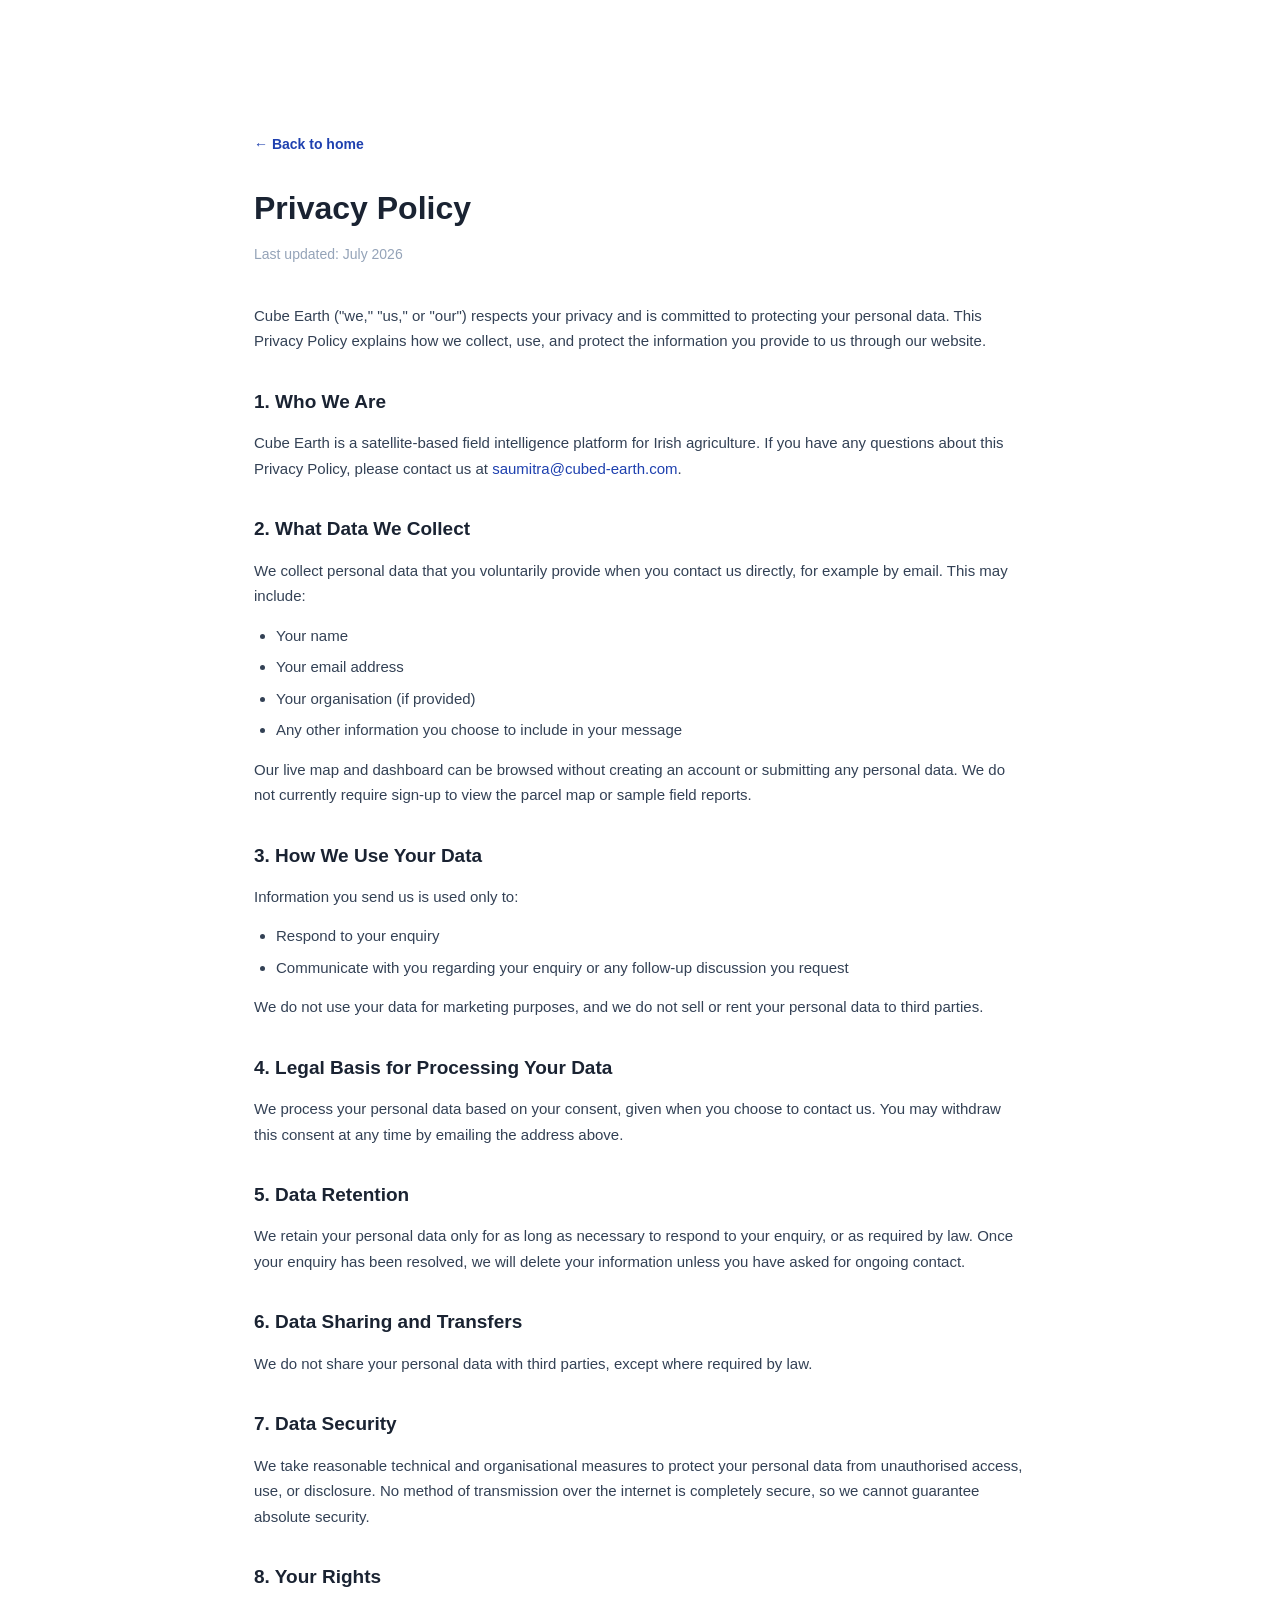
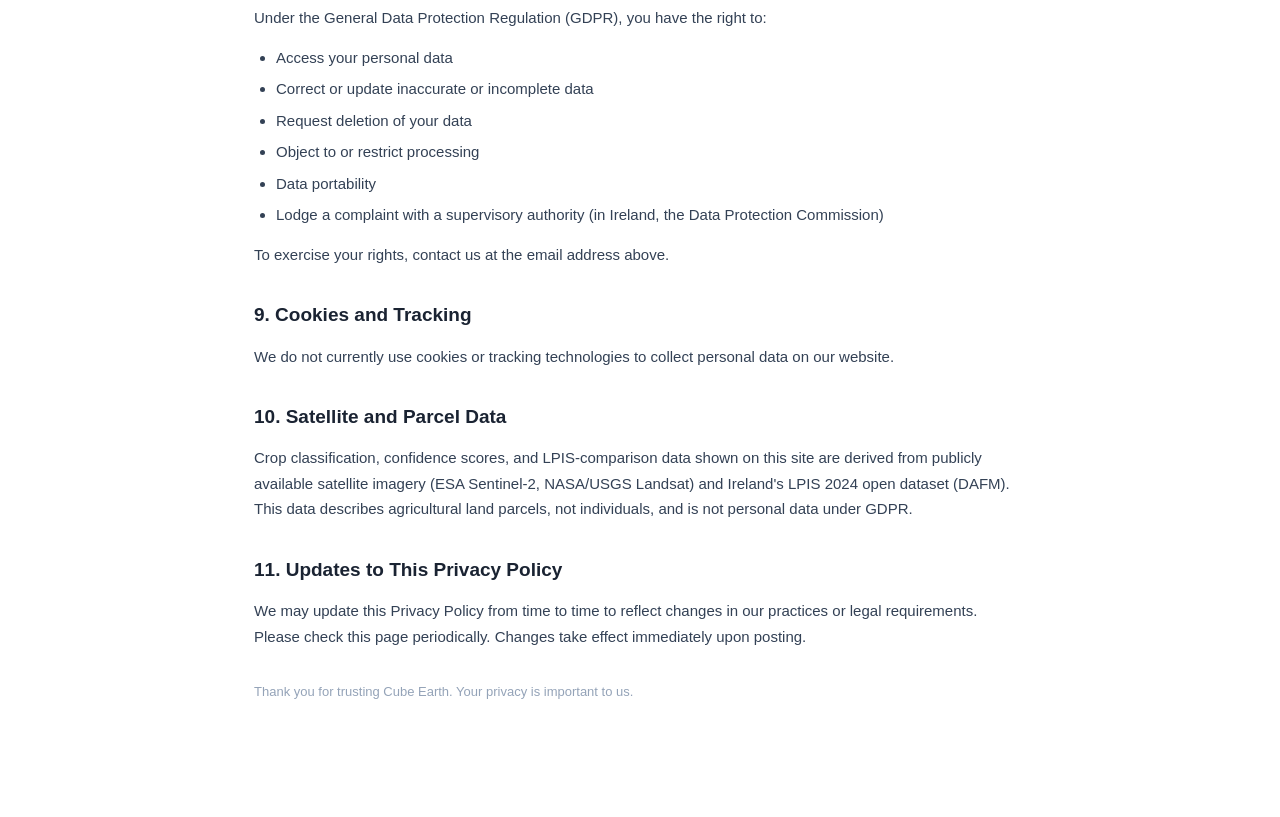
<file: privacy-policy.html>
<!DOCTYPE html>
<html lang="en">
<head>
<meta charset="UTF-8">
<meta name="viewport" content="width=device-width, initial-scale=1.0">
<title>Privacy Policy — Cube Earth</title>
<link rel="stylesheet" href="assets/css/style.css">
<style>
#content{max-width:820px;margin:0 auto;padding:130px 24px 100px;font-family:-apple-system,BlinkMacSystemFont,'Inter',sans-serif;color:#1A2332;line-height:1.7}
#content h1{font-size:32px;font-weight:800;margin-bottom:8px}
#content .date{color:#94A3B8;font-size:14px;margin-bottom:36px}
#content h2{font-size:19px;font-weight:700;margin:32px 0 12px}
#content p{font-size:15px;color:#334155;margin-bottom:14px}
#content ul{margin:0 0 14px 22px}
#content li{font-size:15px;color:#334155;margin-bottom:6px}
#content a{color:#1E40AF}
#back{display:inline-block;margin-bottom:24px;font-size:14px;font-weight:600;color:#1E40AF}
</style>
</head>
<body>
<div id="content">
  <a id="back" href="index.html">← Back to home</a>
  <h1>Privacy Policy</h1>
  <div class="date">Last updated: July 2026</div>

  <p>Cube Earth ("we," "us," or "our") respects your privacy and is committed to protecting your personal data. This Privacy Policy explains how we collect, use, and protect the information you provide to us through our website.</p>

  <h2>1. Who We Are</h2>
  <p>Cube Earth is a satellite-based field intelligence platform for Irish agriculture. If you have any questions about this Privacy Policy, please contact us at <a href="mailto:saumitra@cubed-earth.com">saumitra@cubed-earth.com</a>.</p>

  <h2>2. What Data We Collect</h2>
  <p>We collect personal data that you voluntarily provide when you contact us directly, for example by email. This may include:</p>
  <ul>
    <li>Your name</li>
    <li>Your email address</li>
    <li>Your organisation (if provided)</li>
    <li>Any other information you choose to include in your message</li>
  </ul>
  <p>Our live map and dashboard can be browsed without creating an account or submitting any personal data. We do not currently require sign-up to view the parcel map or sample field reports.</p>

  <h2>3. How We Use Your Data</h2>
  <p>Information you send us is used only to:</p>
  <ul>
    <li>Respond to your enquiry</li>
    <li>Communicate with you regarding your enquiry or any follow-up discussion you request</li>
  </ul>
  <p>We do not use your data for marketing purposes, and we do not sell or rent your personal data to third parties.</p>

  <h2>4. Legal Basis for Processing Your Data</h2>
  <p>We process your personal data based on your consent, given when you choose to contact us. You may withdraw this consent at any time by emailing the address above.</p>

  <h2>5. Data Retention</h2>
  <p>We retain your personal data only for as long as necessary to respond to your enquiry, or as required by law. Once your enquiry has been resolved, we will delete your information unless you have asked for ongoing contact.</p>

  <h2>6. Data Sharing and Transfers</h2>
  <p>We do not share your personal data with third parties, except where required by law.</p>

  <h2>7. Data Security</h2>
  <p>We take reasonable technical and organisational measures to protect your personal data from unauthorised access, use, or disclosure. No method of transmission over the internet is completely secure, so we cannot guarantee absolute security.</p>

  <h2>8. Your Rights</h2>
  <p>Under the General Data Protection Regulation (GDPR), you have the right to:</p>
  <ul>
    <li>Access your personal data</li>
    <li>Correct or update inaccurate or incomplete data</li>
    <li>Request deletion of your data</li>
    <li>Object to or restrict processing</li>
    <li>Data portability</li>
    <li>Lodge a complaint with a supervisory authority (in Ireland, the Data Protection Commission)</li>
  </ul>
  <p>To exercise your rights, contact us at the email address above.</p>

  <h2>9. Cookies and Tracking</h2>
  <p>We do not currently use cookies or tracking technologies to collect personal data on our website.</p>

  <h2>10. Satellite and Parcel Data</h2>
  <p>Crop classification, confidence scores, and LPIS-comparison data shown on this site are derived from publicly available satellite imagery (ESA Sentinel-2, NASA/USGS Landsat) and Ireland's LPIS 2024 open dataset (DAFM). This data describes agricultural land parcels, not individuals, and is not personal data under GDPR.</p>

  <h2>11. Updates to This Privacy Policy</h2>
  <p>We may update this Privacy Policy from time to time to reflect changes in our practices or legal requirements. Please check this page periodically. Changes take effect immediately upon posting.</p>

  <p style="margin-top:32px;color:#94A3B8;font-size:13px">Thank you for trusting Cube Earth. Your privacy is important to us.</p>
</div>
</body>
</html>
</file>
<file: assets/css/style.css>
*{margin:0;padding:0;box-sizing:border-box}
html,body{font-family:-apple-system,BlinkMacSystemFont,'Inter',sans-serif;color:#1A2332;background:#fff;scroll-behavior:smooth}
a{text-decoration:none;color:inherit}

/* NAV */
#nav{position:fixed;top:0;left:0;right:0;height:64px;background:rgba(255,255,255,0.95);backdrop-filter:blur(8px);border-bottom:1px solid #E2E8F0;z-index:1000;display:flex;align-items:center;justify-content:space-between;padding:0 24px}
#nav-inner{max-width:1100px;margin:0 auto;width:100%;display:flex;align-items:center;justify-content:space-between}
#logo{display:flex;align-items:center;gap:10px}
#logo-icon{width:34px;height:34px;background:linear-gradient(135deg,#1E40AF,#3B82F6);border-radius:9px;display:flex;align-items:center;justify-content:center;font-size:17px}
#logo-text{font-size:17px;font-weight:800;letter-spacing:-0.3px}
#nav-links{display:flex;gap:28px;align-items:center}
.nav-link{font-size:15px;font-weight:600;color:#475569;cursor:pointer;transition:color .15s}
.nav-link:hover{color:#1E40AF}
#nav-cta{background:#1E40AF;color:#fff;padding:9px 18px;border-radius:8px;font-size:15px;font-weight:700}
#nav-cta:hover{background:#1E3A8A}
#nav-toggle{display:none;font-size:22px;cursor:pointer;background:none;border:none}

/* HERO */
#hero{padding:150px 24px 90px;background:linear-gradient(180deg,#EFF6FF 0%,#fff 100%)}
#hero-inner{max-width:1100px;margin:0 auto;display:grid;grid-template-columns:1.1fr 0.9fr;gap:50px;align-items:center}
#hero-badge{display:inline-flex;align-items:center;gap:6px;background:#DBEAFE;color:#1E40AF;padding:6px 14px;border-radius:20px;font-size:12px;font-weight:700;margin-bottom:20px}
#hero h1{font-size:48px;font-weight:800;line-height:1.15;letter-spacing:-1px;margin-bottom:20px}
#hero h1 span{color:#1E40AF}
#hero p{font-size:19px;color:#64748B;line-height:1.7;margin-bottom:28px;max-width:520px}
.hero-btns{display:flex;gap:12px;flex-wrap:wrap}
.btn-primary{background:#1E40AF;color:#fff;padding:14px 26px;border-radius:10px;font-size:16px;font-weight:700;display:inline-flex;align-items:center;gap:8px;transition:all .15s}
.btn-primary:hover{background:#1E3A8A;transform:translateY(-1px)}
.btn-secondary{background:#fff;color:#1A2332;padding:14px 26px;border-radius:10px;font-size:16px;font-weight:700;border:1.5px solid #E2E8F0;transition:all .15s}
.btn-secondary:hover{border-color:#1E40AF;color:#1E40AF}
#hero-stats{display:flex;gap:28px;margin-top:36px;flex-wrap:wrap}
.hstat-num{font-size:30px;font-weight:800;color:#1E40AF}
.hstat-label{font-size:13px;color:#94A3B8;font-weight:600;text-transform:uppercase;letter-spacing:.5px}

/* HERO VISUAL - live embedded map */
#hero-visual{background:#0A1A0E;border-radius:20px;padding:10px;box-shadow:0 30px 60px -20px rgba(0,0,0,.25);position:relative;overflow:hidden}
#hero-map-live{position:relative;aspect-ratio:1/1;border-radius:12px;overflow:hidden;background:#0D1F12}
#hero-iframe{width:180%;height:180%;border:none;position:absolute;top:-15%;left:-40%;pointer-events:none}
#hero-live-badge{position:absolute;top:14px;left:14px;background:rgba(30,64,175,0.95);color:#fff;font-size:11px;font-weight:700;padding:5px 10px;border-radius:20px;z-index:3;display:flex;align-items:center;gap:5px}
#hero-live-overlay{position:absolute;inset:0;z-index:2;cursor:pointer;display:flex;align-items:flex-end;justify-content:center;padding-bottom:20px;background:linear-gradient(180deg,transparent 60%,rgba(10,26,14,0.85) 100%)}
#hero-live-cta{background:#fff;color:#1E40AF;font-weight:700;font-size:14px;padding:12px 22px;border-radius:10px;box-shadow:0 8px 20px rgba(0,0,0,.25);transition:transform .15s}
#hero-live-overlay:hover #hero-live-cta{transform:translateY(-2px)}

/* TRUST BAR */
#trust{padding:36px 24px;background:#F8FAFC;border-top:1px solid #F1F5F9;border-bottom:1px solid #F1F5F9}
#trust-inner{max-width:1100px;margin:0 auto;display:flex;justify-content:space-around;flex-wrap:wrap;gap:20px;align-items:center}
.trust-item{text-align:center}
.trust-num{font-size:27px;font-weight:800;color:#1A2332}
.trust-label{font-size:13px;color:#94A3B8;font-weight:600}

/* SECTION SHARED */
.section{padding:80px 24px}
.section-inner{max-width:1100px;margin:0 auto}
.section-tag{display:inline-block;background:#EFF6FF;color:#1E40AF;font-size:12px;font-weight:700;letter-spacing:1px;text-transform:uppercase;padding:5px 12px;border-radius:6px;margin-bottom:14px}
.section-title{font-size:35px;font-weight:800;letter-spacing:-0.5px;margin-bottom:14px;max-width:600px}
.section-sub{font-size:18px;color:#64748B;line-height:1.6;max-width:600px;margin-bottom:50px}

/* WORKFLOW STRIP */
#workflow{padding:40px 24px;background:#fff;border-bottom:1px solid #F1F5F9}
#workflow-inner{max-width:900px;margin:0 auto;display:flex;align-items:center;justify-content:center;flex-wrap:wrap;gap:10px}
.wf-step{display:flex;flex-direction:column;align-items:center;gap:6px;min-width:110px}
.wf-icon{width:52px;height:52px;background:#EFF6FF;border:1.5px solid #BFDBFE;border-radius:14px;display:flex;align-items:center;justify-content:center;font-size:24px}
.wf-label{font-size:12px;font-weight:700;color:#475569;text-align:center}
.wf-arrow{color:#BFDBFE;font-size:20px;margin:0 2px}

/* HOW IT WORKS */
#how{background:#fff}
.steps{display:grid;grid-template-columns:repeat(3,1fr);gap:24px}
.step-card{background:#F8FAFC;border:1.5px solid #E2E8F0;border-radius:16px;padding:28px}
.step-num{width:36px;height:36px;background:#1E40AF;color:#fff;border-radius:10px;display:flex;align-items:center;justify-content:center;font-weight:800;font-size:15px;margin-bottom:16px}
.step-card h3{font-size:19px;font-weight:700;margin-bottom:10px}
.step-card p{font-size:16px;color:#64748B;line-height:1.6}

/* FEATURE GRID */
#features{background:#F8FAFC}
.feat-grid{display:grid;grid-template-columns:repeat(3,1fr);gap:20px}
.feat-card{background:#fff;border:1.5px solid #E2E8F0;border-radius:14px;padding:24px}
.feat-icon{font-size:26px;margin-bottom:12px}
.feat-card h3{font-size:17px;font-weight:700;margin-bottom:8px}
.feat-card p{font-size:15px;color:#64748B;line-height:1.55}

/* MISMATCH HIGHLIGHT */
#mismatch{background:#0A1A0E;color:#fff;padding:80px 24px}
#mismatch-inner{max-width:1100px;margin:0 auto;display:grid;grid-template-columns:1fr 1fr;gap:50px;align-items:center}
#mismatch h2{font-size:33px;font-weight:800;margin-bottom:16px;letter-spacing:-0.5px}
#mismatch p{font-size:17px;color:#A8BEDD;line-height:1.7;margin-bottom:20px}
.mismatch-stat{display:flex;gap:30px;margin-top:28px}
.mstat-num{font-size:33px;font-weight:800;color:#3B82F6}
.mstat-label{font-size:13px;color:#93A5C7;font-weight:600;margin-top:2px}
#mismatch-card{background:#0F2015;border:1.5px solid #FECACA;border-radius:16px;padding:24px}
.mm-row{display:flex;justify-content:space-between;align-items:center;padding:12px 0;border-bottom:1px solid #1A3020}
.mm-row:last-child{border-bottom:none}
.mm-label{font-size:12px;color:#93A5C7;text-transform:uppercase;letter-spacing:.5px;font-weight:600}
.mm-val{font-size:15px;font-weight:700}

/* HONESTY SECTION */
#honesty{background:#fff}
.honesty-grid{display:grid;grid-template-columns:1fr 1fr;gap:24px}
.honesty-card{border-radius:14px;padding:24px;border:1.5px solid}
.honesty-good{background:#EFF6FF;border-color:#BFDBFE}
.honesty-limit{background:#FFFBEB;border-color:#FDE68A}
.honesty-card h3{font-size:17px;font-weight:700;margin-bottom:12px}
.honesty-card ul{list-style:none}
.honesty-card li{font-size:15px;color:#475569;line-height:1.7;padding-left:20px;position:relative;margin-bottom:6px}
.honesty-card li::before{content:'';position:absolute;left:0;top:8px;width:6px;height:6px;border-radius:50%}
.honesty-good li::before{background:#1E40AF}
.honesty-limit li::before{background:#D97706}

/* CTA */
#cta{background:linear-gradient(135deg,#1E40AF,#1E3A8A);padding:70px 24px;text-align:center;color:#fff}
#cta h2{font-size:33px;font-weight:800;margin-bottom:14px}
#cta p{font-size:18px;opacity:.9;margin-bottom:28px}
.btn-white{background:#fff;color:#1E40AF;padding:15px 30px;border-radius:10px;font-size:15px;font-weight:800;display:inline-flex;align-items:center;gap:8px}
.btn-white:hover{background:#EFF6FF}

/* FOOTER */
#footer{background:#0A1A0E;color:#A8BEDD;padding:50px 24px 24px}
#footer-inner{max-width:1100px;margin:0 auto}
.footer-top{display:grid;grid-template-columns:1.8fr 1fr 1fr 1fr;gap:32px;margin-bottom:36px}
.footer-brand{display:flex;align-items:center;gap:8px;margin-bottom:12px}
.footer-brand span{font-weight:800;color:#fff;font-size:16px}
#footer p{font-size:14px;line-height:1.6;color:#93A5C7;max-width:320px}
.footer-col h4{font-size:12px;color:#fff;font-weight:700;text-transform:uppercase;letter-spacing:.5px;margin-bottom:14px}
.footer-col a{display:block;font-size:14px;color:#A8BEDD;margin-bottom:10px;transition:color .15s}
.footer-col a:hover{color:#fff}
#footer-bottom{border-top:1px solid #1A3020;padding-top:20px;font-size:12px;color:#4A7A50;display:flex;justify-content:space-between;flex-wrap:wrap;gap:10px}

@media(max-width:860px){
  #hero-inner{grid-template-columns:1fr}
  #hero h1{font-size:32px}
  .steps,.feat-grid{grid-template-columns:1fr}
  #mismatch-inner,.honesty-grid,.footer-top{grid-template-columns:1fr}
  #nav-links{display:none}
  #nav-toggle{display:block}
}
</file>
<file: assets/css/methodology.css>
*{margin:0;padding:0;box-sizing:border-box}
html,body{font-family:-apple-system,BlinkMacSystemFont,'Inter',sans-serif;color:#1A2332;background:#fff;line-height:1.6}
a{color:#1E40AF;text-decoration:none}
a:hover{text-decoration:underline}

#nav{position:fixed;top:0;left:0;right:0;height:64px;background:rgba(255,255,255,0.95);backdrop-filter:blur(8px);border-bottom:1px solid #E2E8F0;z-index:1000;display:flex;align-items:center;padding:0 24px}
#nav-inner{max-width:900px;margin:0 auto;width:100%;display:flex;align-items:center;justify-content:space-between}
#logo{display:flex;align-items:center;gap:10px}
#logo-icon{width:34px;height:34px;background:linear-gradient(135deg,#1E40AF,#3B82F6);border-radius:9px;display:flex;align-items:center;justify-content:center;font-size:17px}
#logo-text{font-size:17px;font-weight:800;letter-spacing:-0.3px}
#back{font-size:15px;font-weight:600;color:#475569}
#back:hover{color:#1E40AF}

#content{max-width:820px;margin:0 auto;padding:130px 24px 100px}
.page-tag{display:inline-block;background:#EFF6FF;color:#1E40AF;font-size:12px;font-weight:700;letter-spacing:1px;text-transform:uppercase;padding:5px 12px;border-radius:6px;margin-bottom:16px}
h1{font-size:40px;font-weight:800;letter-spacing:-0.7px;margin-bottom:16px}
.subtitle{font-size:18px;color:#64748B;margin-bottom:50px;max-width:600px}

.philosophy-box{background:#EFF6FF;border:1.5px solid #BFDBFE;border-radius:14px;padding:26px;margin-bottom:50px}
.philosophy-box h2{font-size:18px;font-weight:700;margin-bottom:10px;color:#1E3A8A}
.philosophy-box p{font-size:16px;color:#334155;line-height:1.7}

h2.section{font-size:25px;font-weight:800;margin:48px 0 16px;letter-spacing:-0.4px;padding-bottom:10px;border-bottom:2px solid #EFF6FF}
h3{font-size:18px;font-weight:700;margin:24px 0 10px}
p{font-size:16.5px;color:#334155;margin-bottom:14px}
ul,ol{margin:0 0 16px 22px}
li{font-size:16.5px;color:#334155;margin-bottom:8px;line-height:1.65}

table{width:100%;border-collapse:collapse;margin:20px 0;font-size:15px}
th{background:#F8FAFC;text-align:left;padding:10px 12px;font-weight:700;color:#1A2332;border-bottom:2px solid #E2E8F0}
td{padding:10px 12px;border-bottom:1px solid #F1F5F9;color:#475569}
tr:last-child td{border-bottom:none}

.stat-row{display:grid;grid-template-columns:repeat(3,1fr);gap:16px;margin:24px 0}
.stat-box{background:#F8FAFC;border:1.5px solid #E2E8F0;border-radius:12px;padding:18px;text-align:center}
.stat-box .num{font-size:27px;font-weight:800;color:#1E40AF}
.stat-box .label{font-size:12.5px;color:#94A3B8;font-weight:600;text-transform:uppercase;letter-spacing:.5px;margin-top:4px}

.limitation-card{background:#FFFBEB;border:1.5px solid #FDE68A;border-radius:10px;padding:16px 18px;margin-bottom:10px}
.limitation-card p{margin:0;font-size:16px;color:#78350F}

.rejected-card{background:#FEF2F2;border-left:3px solid #DC2626;border-radius:0 8px 8px 0;padding:14px 18px;margin-bottom:10px}
.rejected-card .rtitle{font-size:15.5px;font-weight:700;color:#991B1B;margin-bottom:4px}
.rejected-card p{margin:0;font-size:15px;color:#7F1D1D}

#footer{background:#0A1A0E;color:#A8BEDD;padding:36px 24px;margin-top:80px;text-align:center;font-size:12px}
#footer a{color:#3B82F6}

@media(max-width:700px){
  .stat-row{grid-template-columns:1fr}
  h1{font-size:28px}
}
</file>
